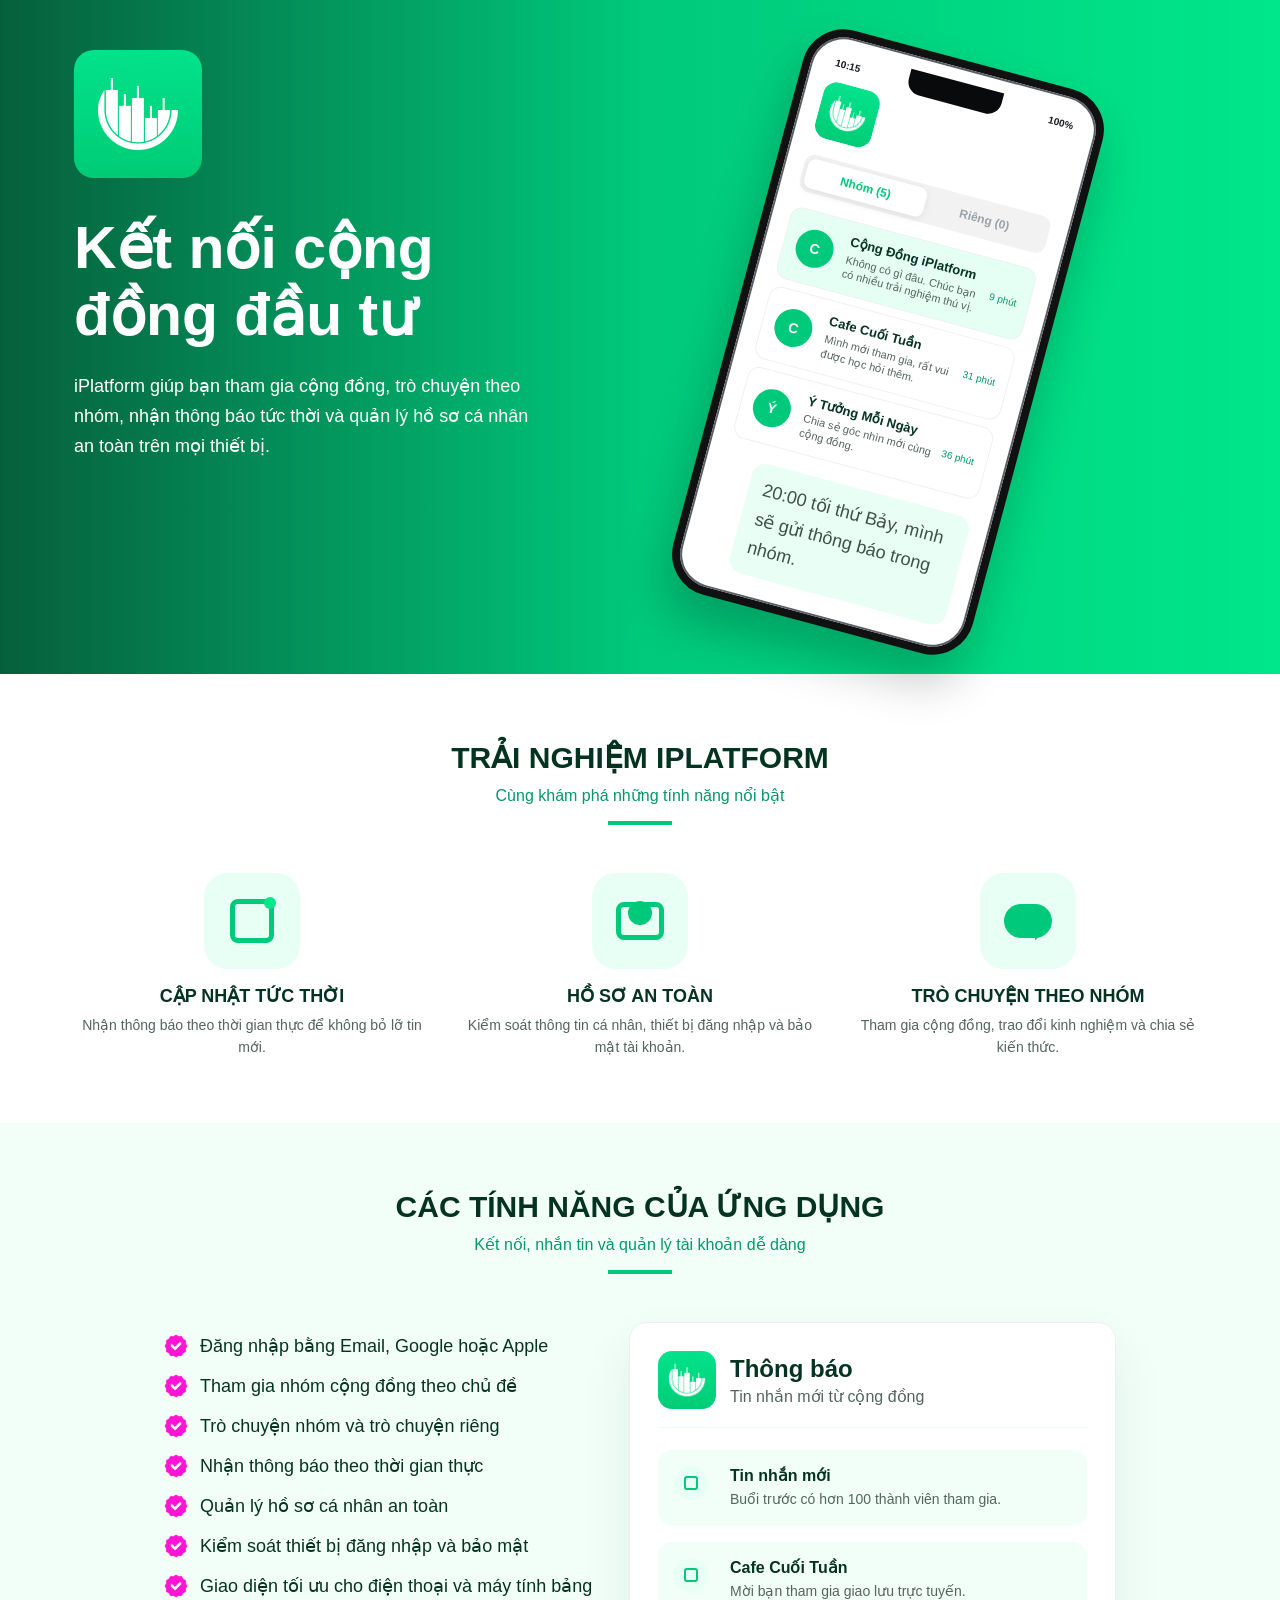
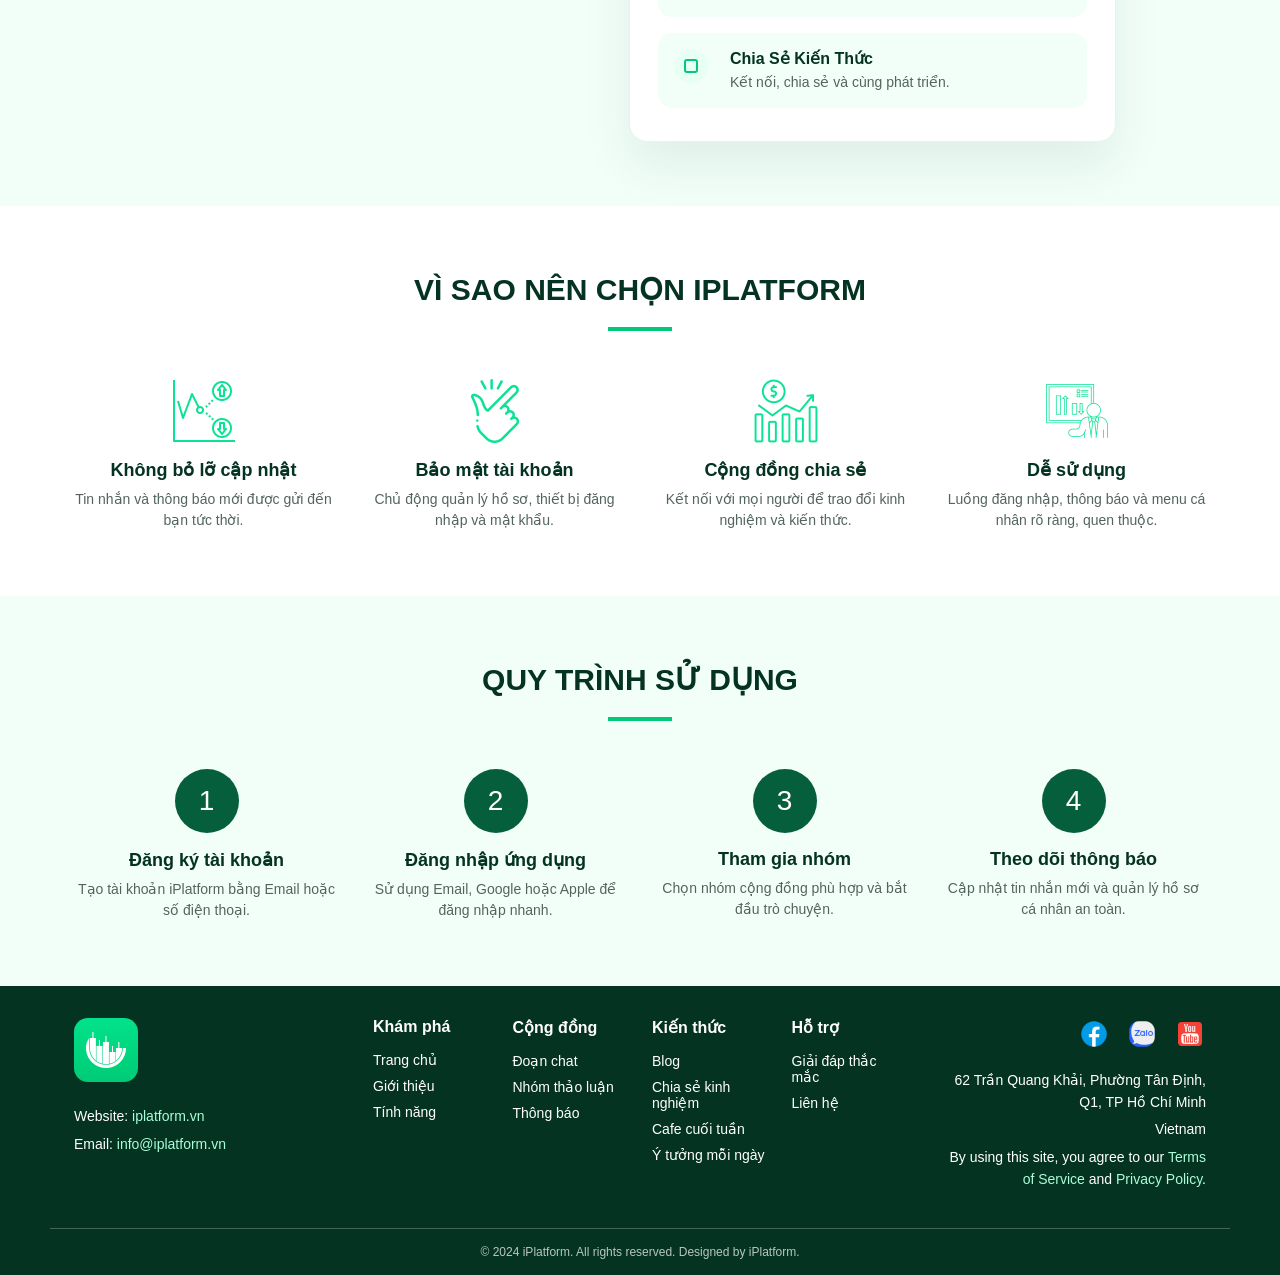
<file: index.html>
<!doctype html>
<html lang="vi">
  <head>
    <meta charset="utf-8" />
    <meta name="viewport" content="width=device-width, initial-scale=1" />
    <title>iPlatform - Ket noi cong dong dau tu</title>
    <meta
      name="description"
      content="Ung dung iPlatform giup ket noi cong dong, tro chuyen nhom va nhan thong bao theo thoi gian thuc."
    />
    <link rel="icon" type="image/png" href="./images/large-logo.png" />
    <link rel="stylesheet" href="./styles.css" />
  </head>
  <body>
    <main class="page">
      <section class="hero">
        <div class="container hero-grid">
          <div class="hero-copy">
            <a class="logo-link hero-brand" href="#" aria-label="iPlatform">
              <img src="./images/large-logo.png" alt="iPlatform" />
            </a>
            <h1>Kết nối cộng đồng đầu tư</h1>
            <p>
              iPlatform giúp bạn tham gia cộng đồng, trò chuyện theo nhóm,
              nhận thông báo tức thời và quản lý hồ sơ cá nhân an toàn trên
              mọi thiết bị.
            </p>
          </div>
          <div class="hero-media app-preview-media" aria-label="Giao diện đoạn chat cộng đồng iPlatform">
            <div class="chat-phone tilted-phone">
              <div class="phone-status"><span>10:15</span><span>100%</span></div>
              <div class="phone-notch"></div>
              <div class="chat-preview-head">
                <img src="./images/large-logo.png" alt="iPlatform" />
                <div class="preview-tabs"><span>Nhóm (5)</span><span>Riêng (0)</span></div>
              </div>
              <div class="preview-chat-list">
                <article class="active">
                  <b>C</b>
                  <div>
                    <h3>Cộng Đồng iPlatform</h3>
                    <p>Không có gì đâu. Chúc bạn có nhiều trải nghiệm thú vị.</p>
                  </div>
                  <small>9 phút</small>
                </article>
                <article>
                  <b>C</b>
                  <div>
                    <h3>Cafe Cuối Tuần</h3>
                    <p>Mình mới tham gia, rất vui được học hỏi thêm.</p>
                  </div>
                  <small>31 phút</small>
                </article>
                <article>
                  <b>Ý</b>
                  <div>
                    <h3>Ý Tưởng Mỗi Ngày</h3>
                    <p>Chia sẻ góc nhìn mới cùng cộng đồng.</p>
                  </div>
                  <small>36 phút</small>
                </article>
              </div>
              <div class="preview-message">
                <p>20:00 tối thứ Bảy, mình sẽ gửi thông báo trong nhóm.</p>
              </div>
            </div>
          </div>
        </div>
      </section>

      <section class="section section-white">
        <div class="section-heading">
          <h2>TRẢI NGHIỆM iPLATFORM</h2>
          <p>Cùng khám phá những tính năng nổi bật</p>
          <span></span>
        </div>
        <div class="container feature-row">
          <article class="feature-card">
            <span class="app-feature-icon notify-icon" aria-hidden="true"></span>
            <h3>CẬP NHẬT TỨC THỜI</h3>
            <p>Nhận thông báo theo thời gian thực để không bỏ lỡ tin mới.</p>
          </article>
          <article class="feature-card">
            <span class="app-feature-icon profile-icon" aria-hidden="true"></span>
            <h3>HỒ SƠ AN TOÀN</h3>
            <p>Kiểm soát thông tin cá nhân, thiết bị đăng nhập và bảo mật tài khoản.</p>
          </article>
          <article class="feature-card">
            <span class="app-feature-icon chat-icon" aria-hidden="true"></span>
            <h3>TRÒ CHUYỆN THEO NHÓM</h3>
            <p>Tham gia cộng đồng, trao đổi kinh nghiệm và chia sẻ kiến thức.</p>
          </article>
        </div>
      </section>

      <section class="section section-soft">
        <div class="container narrow">
          <div class="section-heading">
            <h2>CÁC TÍNH NĂNG CỦA ỨNG DỤNG</h2>
            <p>Kết nối, nhắn tin và quản lý tài khoản dễ dàng</p>
            <span></span>
          </div>
          <div class="app-features">
            <ul>
              <li><img src="./images/check-icon.png" alt="" />Đăng nhập bằng Email, Google hoặc Apple</li>
              <li><img src="./images/check-icon.png" alt="" />Tham gia nhóm cộng đồng theo chủ đề</li>
              <li><img src="./images/check-icon.png" alt="" />Trò chuyện nhóm và trò chuyện riêng</li>
              <li><img src="./images/check-icon.png" alt="" />Nhận thông báo theo thời gian thực</li>
              <li><img src="./images/check-icon.png" alt="" />Quản lý hồ sơ cá nhân an toàn</li>
              <li><img src="./images/check-icon.png" alt="" />Kiểm soát thiết bị đăng nhập và bảo mật</li>
              <li><img src="./images/check-icon.png" alt="" />Giao diện tối ưu cho điện thoại và máy tính bảng</li>
            </ul>
            <div class="phone-art community-panel" aria-label="Thông báo và trò chuyện cộng đồng">
              <div class="community-header">
                <img src="./images/large-logo.png" alt="" />
                <div>
                  <h3>Thông báo</h3>
                  <p>Tin nhắn mới từ cộng đồng</p>
                </div>
              </div>
              <div class="community-notices">
                <article><span></span><div><h4>Tin nhắn mới</h4><p>Buổi trước có hơn 100 thành viên tham gia.</p></div></article>
                <article><span></span><div><h4>Cafe Cuối Tuần</h4><p>Mời bạn tham gia giao lưu trực tuyến.</p></div></article>
                <article><span></span><div><h4>Chia Sẻ Kiến Thức</h4><p>Kết nối, chia sẻ và cùng phát triển.</p></div></article>
              </div>
            </div>
          </div>
        </div>
      </section>

      <section class="section section-white">
        <div class="container">
          <div class="section-heading">
            <h2>VÌ SAO NÊN CHỌN iPLATFORM</h2>
            <span></span>
          </div>
          <div class="reason-grid">
            <article>
              <img src="./images/icon-fast-trade.png" alt="Cập nhật nhanh chóng" />
              <h3>Không bỏ lỡ cập nhật</h3>
              <p>Tin nhắn và thông báo mới được gửi đến bạn tức thời.</p>
            </article>
            <article>
              <img src="./images/icon-secure.png" alt="Bảo mật cao" />
              <h3>Bảo mật tài khoản</h3>
              <p>Chủ động quản lý hồ sơ, thiết bị đăng nhập và mật khẩu.</p>
            </article>
            <article>
              <img src="./images/icon-market.png" alt="Cộng đồng chia sẻ" />
              <h3>Cộng đồng chia sẻ</h3>
              <p>Kết nối với mọi người để trao đổi kinh nghiệm và kiến thức.</p>
            </article>
            <article>
              <img src="./images/icon-support.png" alt="Dễ sử dụng" />
              <h3>Dễ sử dụng</h3>
              <p>Luồng đăng nhập, thông báo và menu cá nhân rõ ràng, quen thuộc.</p>
            </article>
          </div>
        </div>
      </section>

      <section class="section section-soft">
        <div class="container">
          <div class="section-heading">
            <h2>QUY TRÌNH SỬ DỤNG</h2>
            <span></span>
          </div>
          <div class="steps">
            <article>
              <div>1</div>
              <h3>Đăng ký tài khoản</h3>
              <p>Tạo tài khoản iPlatform bằng Email hoặc số điện thoại.</p>
            </article>
            <article>
              <div>2</div>
              <h3>Đăng nhập ứng dụng</h3>
              <p>Sử dụng Email, Google hoặc Apple để đăng nhập nhanh.</p>
            </article>
            <article>
              <div>3</div>
              <h3>Tham gia nhóm</h3>
              <p>Chọn nhóm cộng đồng phù hợp và bắt đầu trò chuyện.</p>
            </article>
            <article>
              <div>4</div>
              <h3>Theo dõi thông báo</h3>
              <p>Cập nhật tin nhắn mới và quản lý hồ sơ cá nhân an toàn.</p>
            </article>
          </div>
        </div>
      </section>
    </main>

    <footer class="footer">
      <div class="container footer-grid">
        <div class="footer-brand">
          <a class="logo-link footer-logo" href="#" aria-label="iPlatform">
            <img src="./images/large-logo.png" alt="iPlatform" />
          </a>
          <p>Website: <a href="#">iplatform.vn</a></p>
          <p>Email: <a href="#">info@iplatform.vn</a></p>
        </div>
        <nav class="footer-links" aria-label="Footer">
          <div>
            <h3>Khám phá</h3>
            <a href="#">Trang chủ</a>
            <a href="#">Giới thiệu</a>
            <a href="#">Tính năng</a>
          </div>
          <div>
            <h3>Cộng đồng</h3>
            <a href="#">Đoạn chat</a>
            <a href="#">Nhóm thảo luận</a>
            <a href="#">Thông báo</a>
          </div>
          <div>
            <h3>Kiến thức</h3>
            <a href="#">Blog</a>
            <a href="#">Chia sẻ kinh nghiệm</a>
            <a href="#">Cafe cuối tuần</a>
            <a href="#">Ý tưởng mỗi ngày</a>
          </div>
          <div>
            <h3>Hỗ trợ</h3>
            <a href="#">Giải đáp thắc mắc</a>
            <a href="./contact.html">Liên hệ</a>
          </div>
        </nav>
        <div class="footer-contact">
          <div class="socials">
            <a href="#"><img src="./images/facebook.png" alt="Facebook" /></a>
            <a href="#"><img src="./images/zalo.png" alt="Zalo" /></a>
            <a href="#"><img src="./images/youtube.png" alt="YouTube" /></a>
          </div>
          <p>62 Trần Quang Khải, Phường Tân Định, Q1, TP Hồ Chí Minh</p>
          <p>Vietnam</p>
          <p>
            By using this site, you agree to our
            <a href="./terms-of-service.html">Terms of Service</a> and <a href="./privacy-policy.html">Privacy Policy</a>.
          </p>
        </div>
      </div>
      <div class="container copyright">
        © 2024 iPlatform. All rights reserved. Designed by iPlatform.
      </div>
    </footer>
  </body>
</html>
</file>
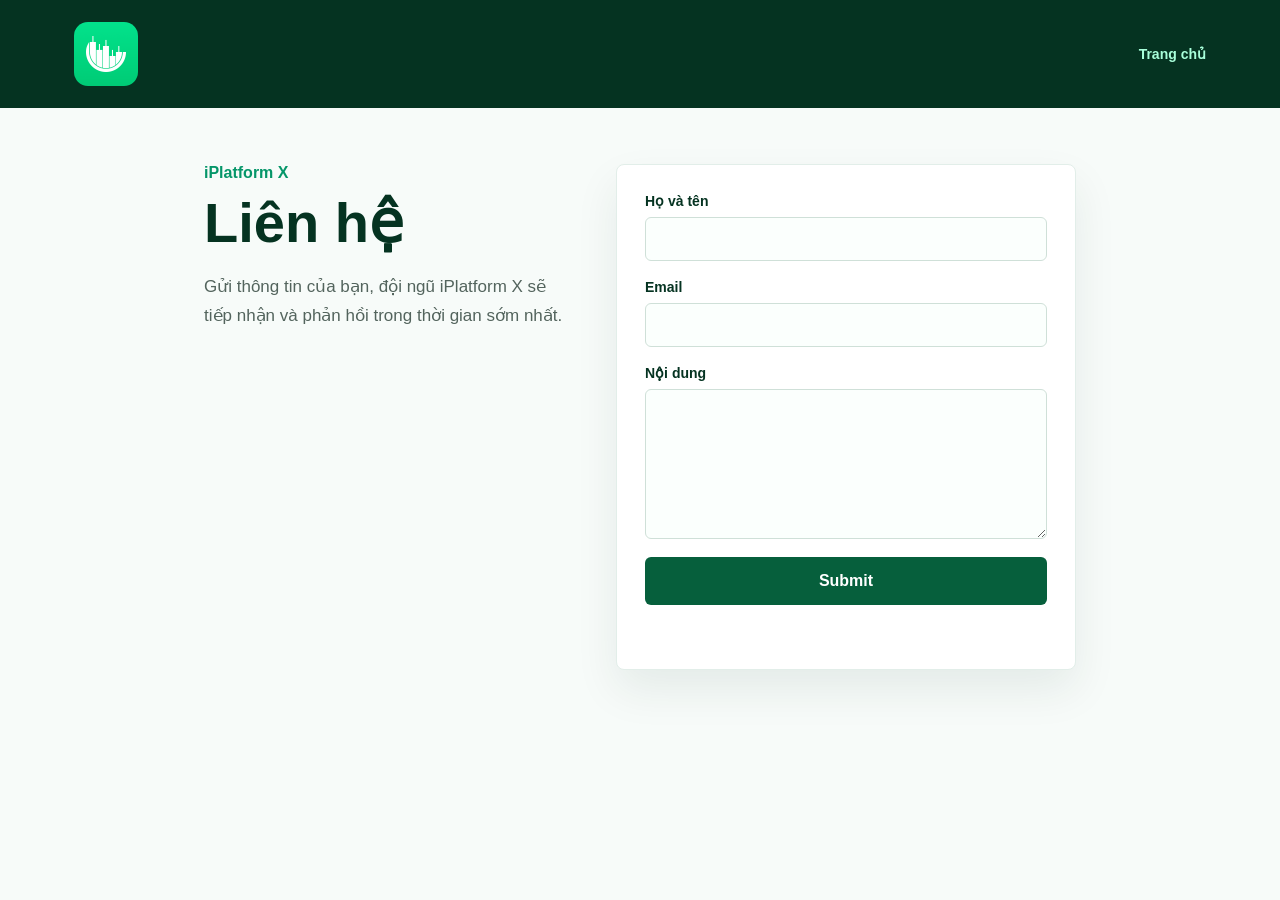
<file: contact.html>
<!doctype html>
<html lang="vi">
  <head>
    <meta charset="utf-8" />
    <meta name="viewport" content="width=device-width, initial-scale=1" />
    <title>Liên hệ - iPlatform X</title>
    <meta name="description" content="Gửi yêu cầu liên hệ đến iPlatform X." />
    <link rel="icon" type="image/png" href="./images/large-logo.png" />
    <link rel="stylesheet" href="./styles.css" />
  </head>
  <body>
    <main class="contact-page">
      <header class="legal-hero">
        <div class="container legal-hero-inner">
          <a class="logo-link legal-logo" href="./index.html" aria-label="iPlatform">
            <img src="./images/large-logo.png" alt="iPlatform" />
          </a>
          <a class="legal-back-link" href="./index.html">Trang chủ</a>
        </div>
      </header>

      <section class="container contact-shell">
        <div class="contact-copy">
          <p class="legal-kicker">iPlatform X</p>
          <h1>Liên hệ</h1>
          <p>Gửi thông tin của bạn, đội ngũ iPlatform X sẽ tiếp nhận và phản hồi trong thời gian sớm nhất.</p>
        </div>

        <form class="contact-form" id="contactForm">
          <div class="form-field">
            <label for="fullName">Họ và tên</label>
            <input id="fullName" name="fullName" type="text" autocomplete="name" required />
          </div>

          <div class="form-field">
            <label for="email">Email</label>
            <input id="email" name="email" type="email" autocomplete="email" required />
          </div>

          <div class="form-field">
            <label for="message">Nội dung</label>
            <textarea id="message" name="message" rows="6" required></textarea>
          </div>

          <button class="contact-submit" type="submit">Submit</button>
          <p class="form-status" id="formStatus" role="status" aria-live="polite"></p>
        </form>
      </section>
    </main>

    <script>
      const contactForm = document.getElementById("contactForm");
      const formStatus = document.getElementById("formStatus");
      const submitButton = contactForm.querySelector("button[type='submit']");

      contactForm.addEventListener("submit", async (event) => {
        event.preventDefault();

        const payload = {
          fullName: contactForm.fullName.value.trim(),
          email: contactForm.email.value.trim(),
          message: contactForm.message.value.trim(),
        };

        formStatus.className = "form-status";
        formStatus.textContent = "Đang gửi...";
        submitButton.disabled = true;

        try {
          const response = await fetch("/api/contact-us", {
            method: "POST",
            headers: {
              "Content-Type": "application/json",
            },
            body: JSON.stringify(payload),
          });

          if (!response.ok) {
            throw new Error("Request failed");
          }

          contactForm.reset();
          formStatus.className = "form-status success";
          formStatus.textContent = "Thông tin đã được gửi thành công.";
        } catch (error) {
          formStatus.className = "form-status error";
          formStatus.textContent = "Không gửi được thông tin. Vui lòng thử lại sau.";
        } finally {
          submitButton.disabled = false;
        }
      });
    </script>
  </body>
</html>
</file>
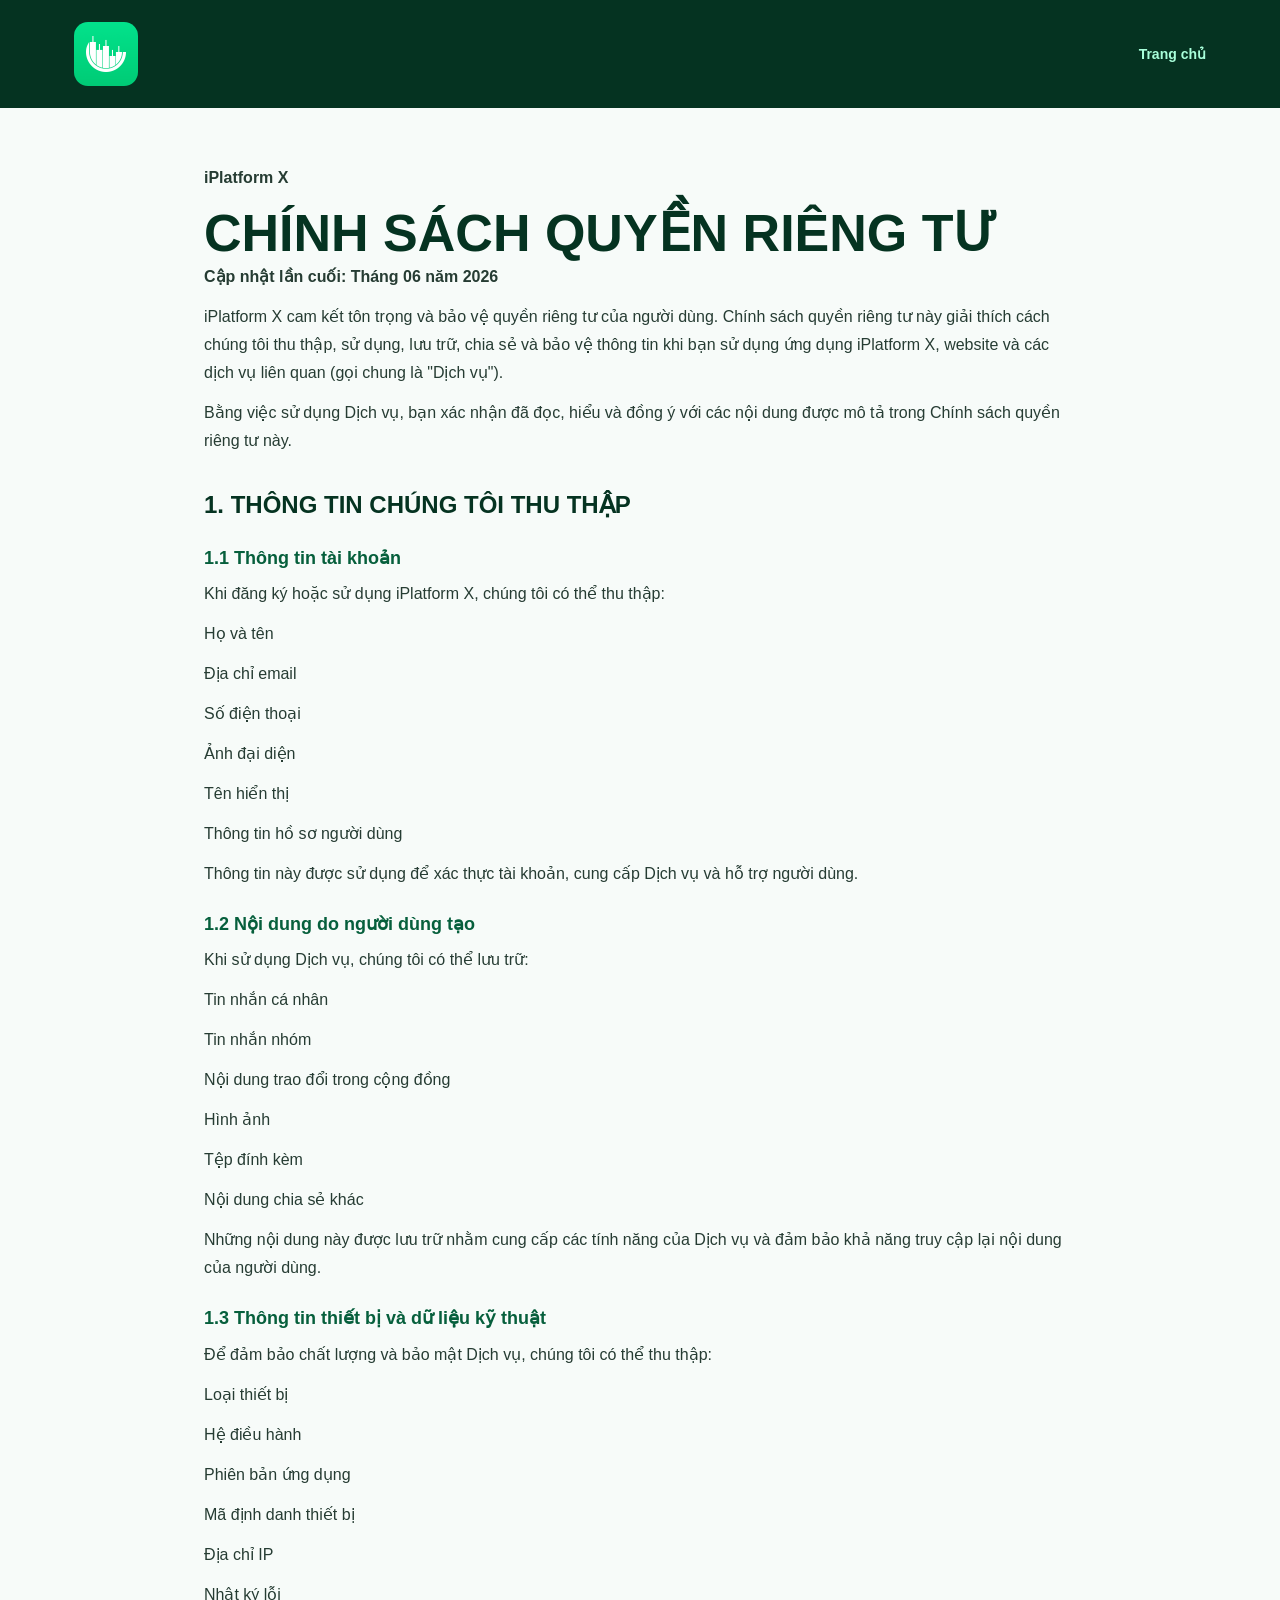
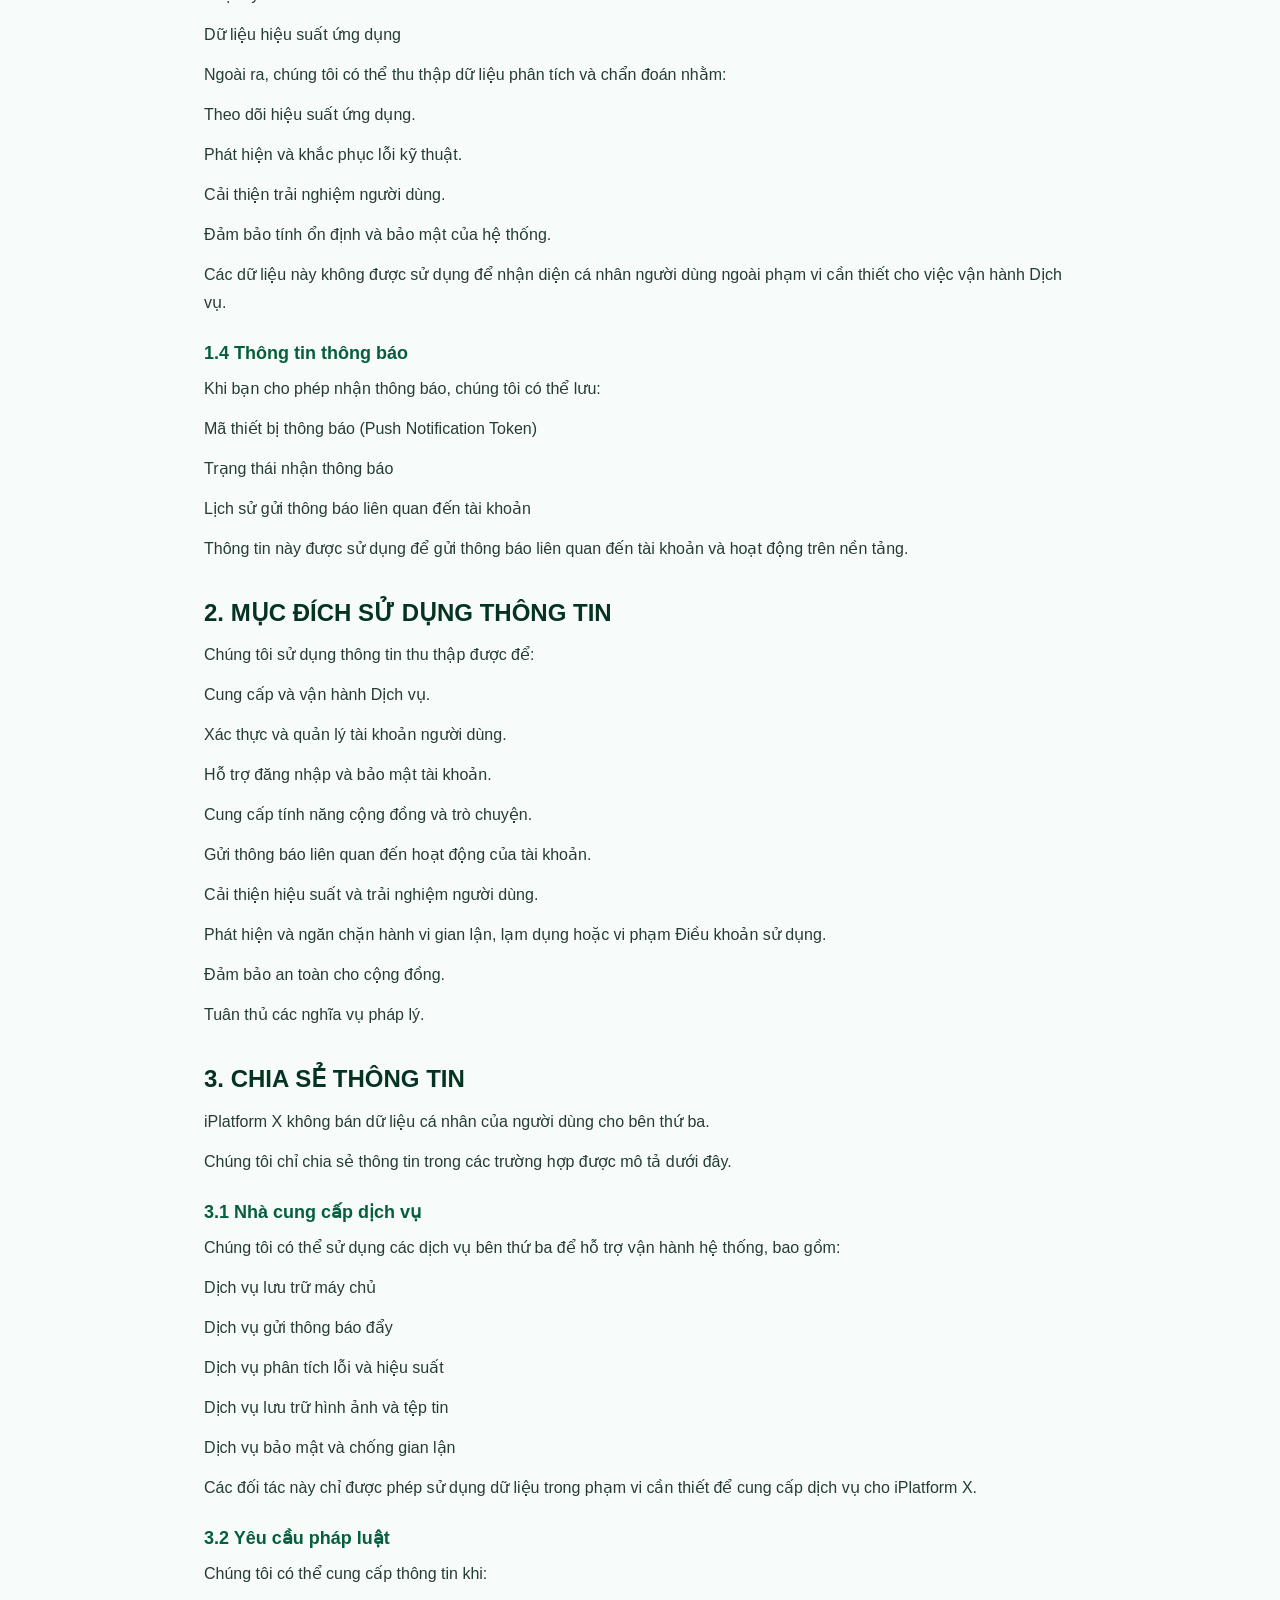
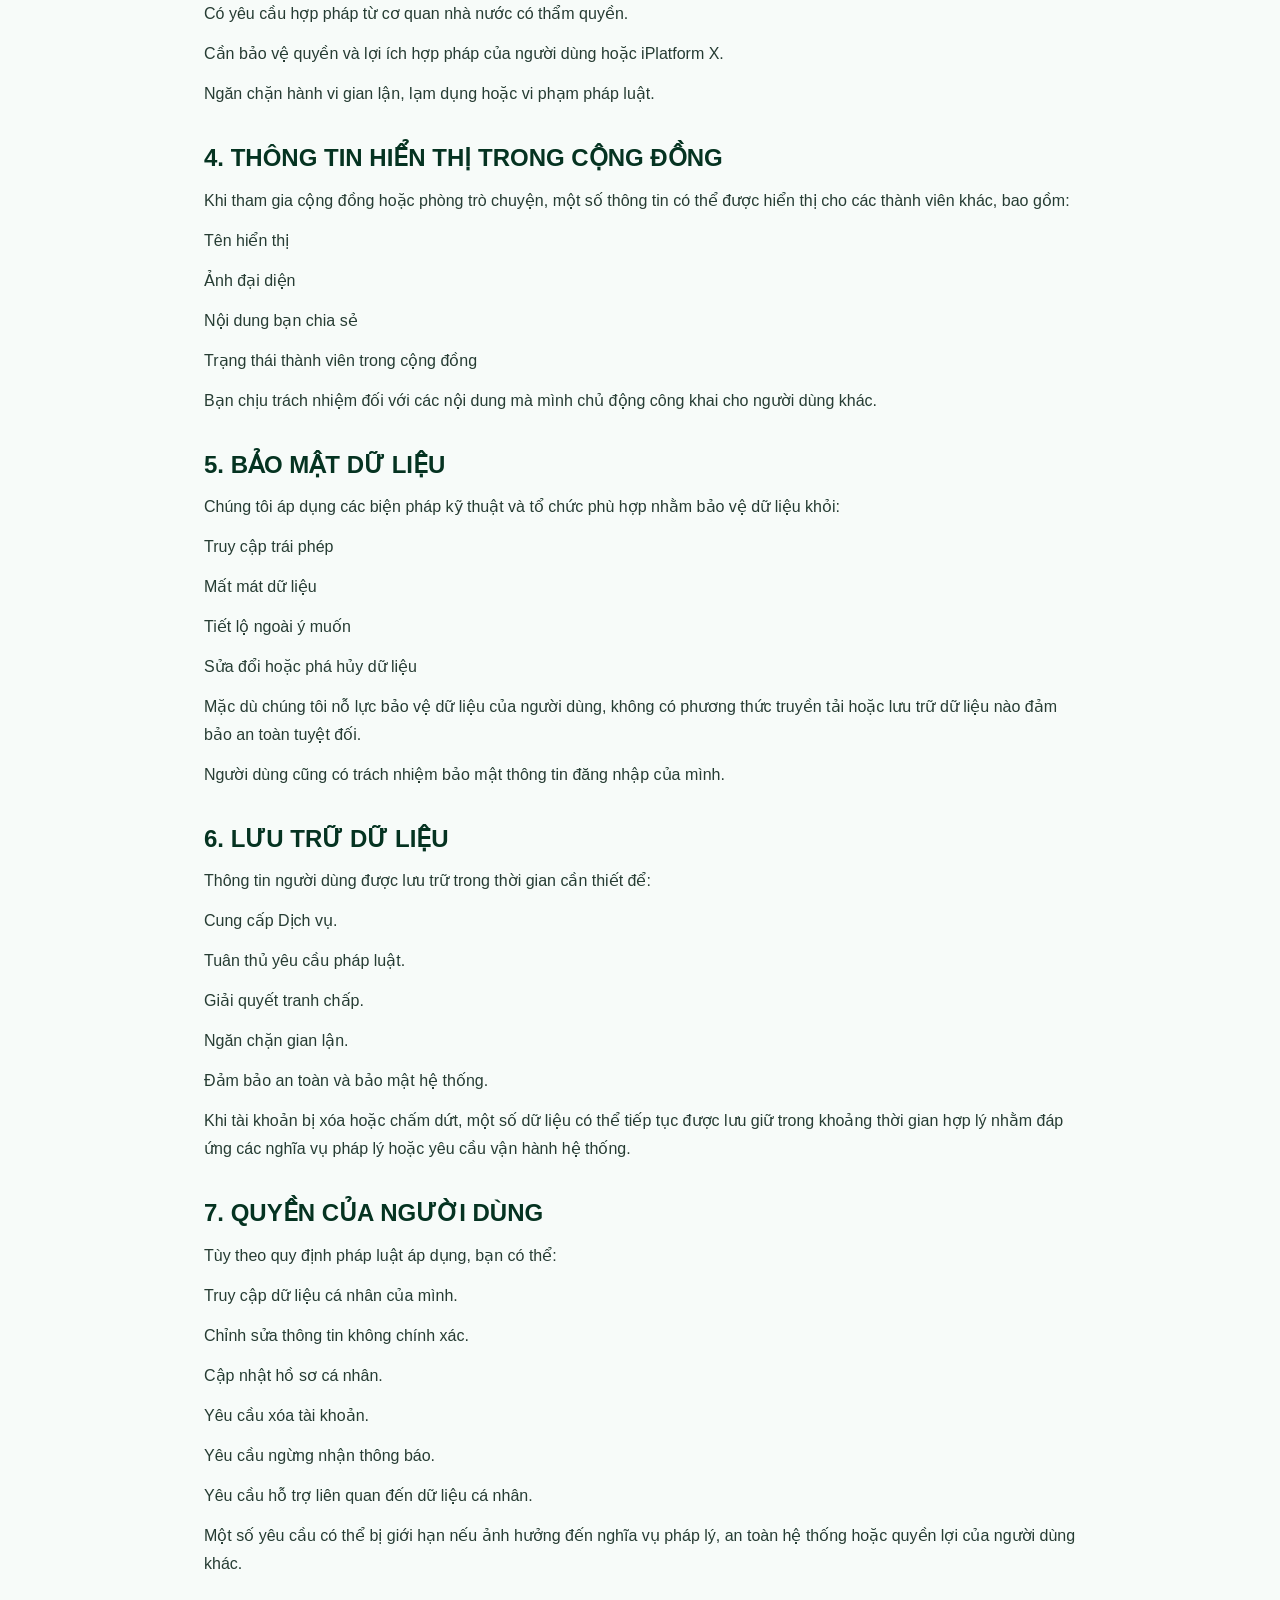
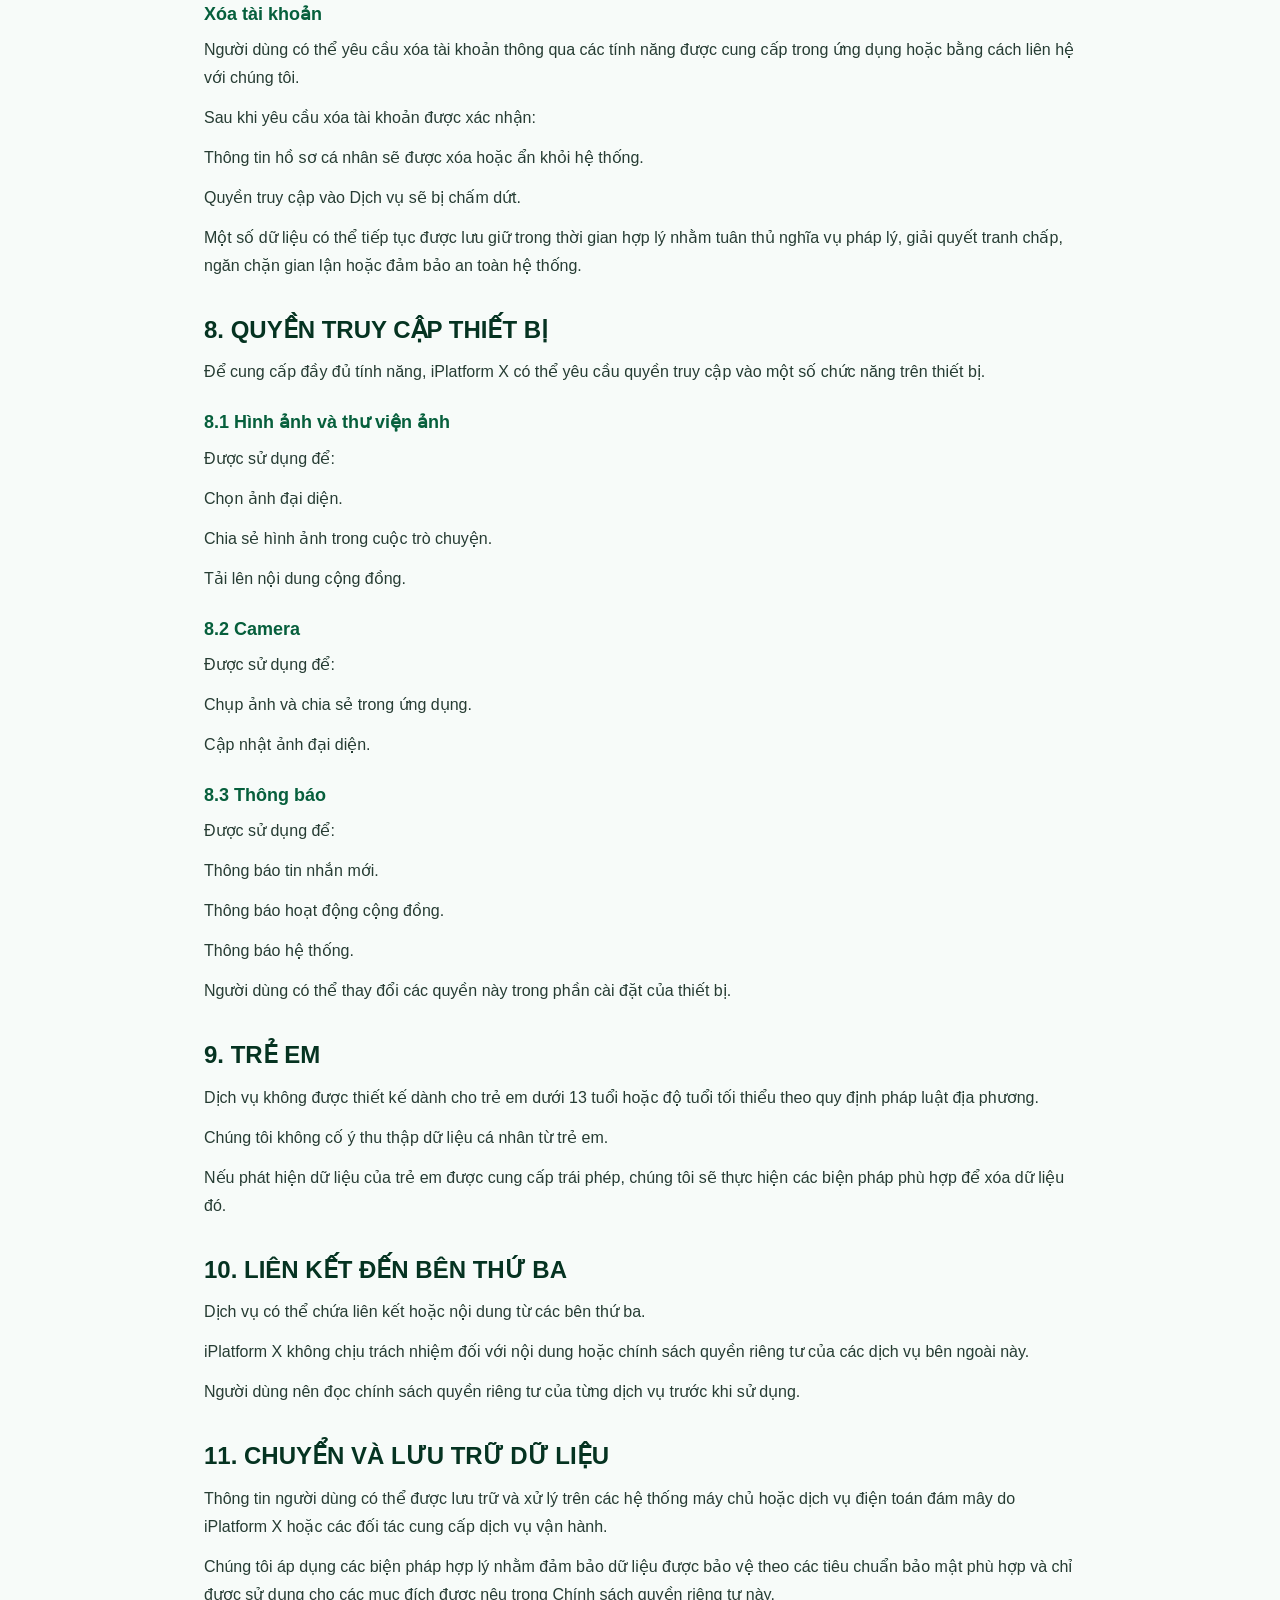
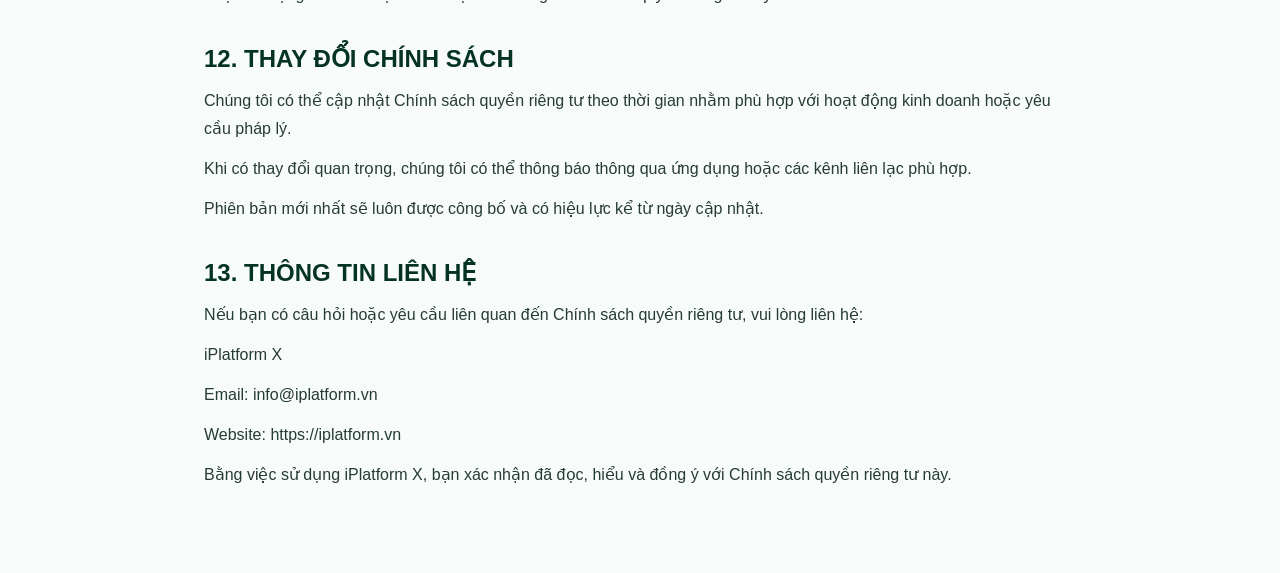
<file: privacy-policy.html>
<!doctype html>
<html lang="vi">
  <head>
    <meta charset="utf-8" />
    <meta name="viewport" content="width=device-width, initial-scale=1" />
    <title>Chính sách quyền riêng tư - iPlatform X</title>
    <meta name="description" content="Chính sách quyền riêng tư của iPlatform X." />
    <link rel="icon" type="image/png" href="./images/large-logo.png" />
    <link rel="stylesheet" href="./styles.css" />
  </head>
  <body>
    <main class="legal-page">
      <header class="legal-hero">
        <div class="container legal-hero-inner">
          <a class="logo-link legal-logo" href="./index.html" aria-label="iPlatform">
            <img src="./images/large-logo.png" alt="iPlatform" />
          </a>
          <a class="legal-back-link" href="./index.html">Trang chủ</a>
        </div>
      </header>

      <article class="container legal-document">
        <p class="legal-kicker">iPlatform X</p>
        <h1>CH&#205;NH S&#193;CH QUYỀN RI&#202;NG TƯ</h1>
        <p class="legal-updated">Cập nhật lần cuối: Th&#225;ng 06 năm 2026</p>
        <p>iPlatform X cam kết t&#244;n trọng v&#224; bảo vệ quyền ri&#234;ng tư của người d&#249;ng. Ch&#237;nh s&#225;ch quyền ri&#234;ng tư n&#224;y giải th&#237;ch c&#225;ch ch&#250;ng t&#244;i thu thập, sử dụng, lưu trữ, chia sẻ v&#224; bảo vệ th&#244;ng tin khi bạn sử dụng ứng dụng iPlatform X, website v&#224; c&#225;c dịch vụ li&#234;n quan (gọi chung l&#224; &quot;Dịch vụ&quot;).</p>
        <p>Bằng việc sử dụng Dịch vụ, bạn x&#225;c nhận đ&#227; đọc, hiểu v&#224; đồng &#253; với c&#225;c nội dung được m&#244; tả trong Ch&#237;nh s&#225;ch quyền ri&#234;ng tư n&#224;y.</p>
        <h2>1. TH&#212;NG TIN CH&#218;NG T&#212;I THU THẬP</h2>
        <h3>1.1 Th&#244;ng tin t&#224;i khoản</h3>
        <p>Khi đăng k&#253; hoặc sử dụng iPlatform X, ch&#250;ng t&#244;i c&#243; thể thu thập:</p>
        <p>Họ v&#224; t&#234;n</p>
        <p>Địa chỉ email</p>
        <p>Số điện thoại</p>
        <p>Ảnh đại diện</p>
        <p>T&#234;n hiển thị</p>
        <p>Th&#244;ng tin hồ sơ người d&#249;ng</p>
        <p>Th&#244;ng tin n&#224;y được sử dụng để x&#225;c thực t&#224;i khoản, cung cấp Dịch vụ v&#224; hỗ trợ người d&#249;ng.</p>
        <h3>1.2 Nội dung do người d&#249;ng tạo</h3>
        <p>Khi sử dụng Dịch vụ, ch&#250;ng t&#244;i c&#243; thể lưu trữ:</p>
        <p>Tin nhắn c&#225; nh&#226;n</p>
        <p>Tin nhắn nh&#243;m</p>
        <p>Nội dung trao đổi trong cộng đồng</p>
        <p>H&#236;nh ảnh</p>
        <p>Tệp đ&#237;nh k&#232;m</p>
        <p>Nội dung chia sẻ kh&#225;c</p>
        <p>Những nội dung n&#224;y được lưu trữ nhằm cung cấp c&#225;c t&#237;nh năng của Dịch vụ v&#224; đảm bảo khả năng truy cập lại nội dung của người d&#249;ng.</p>
        <h3>1.3 Th&#244;ng tin thiết bị v&#224; dữ liệu kỹ thuật</h3>
        <p>Để đảm bảo chất lượng v&#224; bảo mật Dịch vụ, ch&#250;ng t&#244;i c&#243; thể thu thập:</p>
        <p>Loại thiết bị</p>
        <p>Hệ điều h&#224;nh</p>
        <p>Phi&#234;n bản ứng dụng</p>
        <p>M&#227; định danh thiết bị</p>
        <p>Địa chỉ IP</p>
        <p>Nhật k&#253; lỗi</p>
        <p>Dữ liệu hiệu suất ứng dụng</p>
        <p>Ngo&#224;i ra, ch&#250;ng t&#244;i c&#243; thể thu thập dữ liệu ph&#226;n t&#237;ch v&#224; chẩn đo&#225;n nhằm:</p>
        <p>Theo d&#245;i hiệu suất ứng dụng.</p>
        <p>Ph&#225;t hiện v&#224; khắc phục lỗi kỹ thuật.</p>
        <p>Cải thiện trải nghiệm người d&#249;ng.</p>
        <p>Đảm bảo t&#237;nh ổn định v&#224; bảo mật của hệ thống.</p>
        <p>C&#225;c dữ liệu n&#224;y kh&#244;ng được sử dụng để nhận diện c&#225; nh&#226;n người d&#249;ng ngo&#224;i phạm vi cần thiết cho việc vận h&#224;nh Dịch vụ.</p>
        <h3>1.4 Th&#244;ng tin th&#244;ng b&#225;o</h3>
        <p>Khi bạn cho ph&#233;p nhận th&#244;ng b&#225;o, ch&#250;ng t&#244;i c&#243; thể lưu:</p>
        <p>M&#227; thiết bị th&#244;ng b&#225;o (Push Notification Token)</p>
        <p>Trạng th&#225;i nhận th&#244;ng b&#225;o</p>
        <p>Lịch sử gửi th&#244;ng b&#225;o li&#234;n quan đến t&#224;i khoản</p>
        <p>Th&#244;ng tin n&#224;y được sử dụng để gửi th&#244;ng b&#225;o li&#234;n quan đến t&#224;i khoản v&#224; hoạt động tr&#234;n nền tảng.</p>
        <h2>2. MỤC Đ&#205;CH SỬ DỤNG TH&#212;NG TIN</h2>
        <p>Ch&#250;ng t&#244;i sử dụng th&#244;ng tin thu thập được để:</p>
        <p>Cung cấp v&#224; vận h&#224;nh Dịch vụ.</p>
        <p>X&#225;c thực v&#224; quản l&#253; t&#224;i khoản người d&#249;ng.</p>
        <p>Hỗ trợ đăng nhập v&#224; bảo mật t&#224;i khoản.</p>
        <p>Cung cấp t&#237;nh năng cộng đồng v&#224; tr&#242; chuyện.</p>
        <p>Gửi th&#244;ng b&#225;o li&#234;n quan đến hoạt động của t&#224;i khoản.</p>
        <p>Cải thiện hiệu suất v&#224; trải nghiệm người d&#249;ng.</p>
        <p>Ph&#225;t hiện v&#224; ngăn chặn h&#224;nh vi gian lận, lạm dụng hoặc vi phạm Điều khoản sử dụng.</p>
        <p>Đảm bảo an to&#224;n cho cộng đồng.</p>
        <p>Tu&#226;n thủ c&#225;c nghĩa vụ ph&#225;p l&#253;.</p>
        <h2>3. CHIA SẺ TH&#212;NG TIN</h2>
        <p>iPlatform X kh&#244;ng b&#225;n dữ liệu c&#225; nh&#226;n của người d&#249;ng cho b&#234;n thứ ba.</p>
        <p>Ch&#250;ng t&#244;i chỉ chia sẻ th&#244;ng tin trong c&#225;c trường hợp được m&#244; tả dưới đ&#226;y.</p>
        <h3>3.1 Nh&#224; cung cấp dịch vụ</h3>
        <p>Ch&#250;ng t&#244;i c&#243; thể sử dụng c&#225;c dịch vụ b&#234;n thứ ba để hỗ trợ vận h&#224;nh hệ thống, bao gồm:</p>
        <p>Dịch vụ lưu trữ m&#225;y chủ</p>
        <p>Dịch vụ gửi th&#244;ng b&#225;o đẩy</p>
        <p>Dịch vụ ph&#226;n t&#237;ch lỗi v&#224; hiệu suất</p>
        <p>Dịch vụ lưu trữ h&#236;nh ảnh v&#224; tệp tin</p>
        <p>Dịch vụ bảo mật v&#224; chống gian lận</p>
        <p>C&#225;c đối t&#225;c n&#224;y chỉ được ph&#233;p sử dụng dữ liệu trong phạm vi cần thiết để cung cấp dịch vụ cho iPlatform X.</p>
        <h3>3.2 Y&#234;u cầu ph&#225;p luật</h3>
        <p>Ch&#250;ng t&#244;i c&#243; thể cung cấp th&#244;ng tin khi:</p>
        <p>C&#243; y&#234;u cầu hợp ph&#225;p từ cơ quan nh&#224; nước c&#243; thẩm quyền.</p>
        <p>Cần bảo vệ quyền v&#224; lợi &#237;ch hợp ph&#225;p của người d&#249;ng hoặc iPlatform X.</p>
        <p>Ngăn chặn h&#224;nh vi gian lận, lạm dụng hoặc vi phạm ph&#225;p luật.</p>
        <h2>4. TH&#212;NG TIN HIỂN THỊ TRONG CỘNG ĐỒNG</h2>
        <p>Khi tham gia cộng đồng hoặc ph&#242;ng tr&#242; chuyện, một số th&#244;ng tin c&#243; thể được hiển thị cho c&#225;c th&#224;nh vi&#234;n kh&#225;c, bao gồm:</p>
        <p>T&#234;n hiển thị</p>
        <p>Ảnh đại diện</p>
        <p>Nội dung bạn chia sẻ</p>
        <p>Trạng th&#225;i th&#224;nh vi&#234;n trong cộng đồng</p>
        <p>Bạn chịu tr&#225;ch nhiệm đối với c&#225;c nội dung m&#224; m&#236;nh chủ động c&#244;ng khai cho người d&#249;ng kh&#225;c.</p>
        <h2>5. BẢO MẬT DỮ LIỆU</h2>
        <p>Ch&#250;ng t&#244;i &#225;p dụng c&#225;c biện ph&#225;p kỹ thuật v&#224; tổ chức ph&#249; hợp nhằm bảo vệ dữ liệu khỏi:</p>
        <p>Truy cập tr&#225;i ph&#233;p</p>
        <p>Mất m&#225;t dữ liệu</p>
        <p>Tiết lộ ngo&#224;i &#253; muốn</p>
        <p>Sửa đổi hoặc ph&#225; hủy dữ liệu</p>
        <p>Mặc d&#249; ch&#250;ng t&#244;i nỗ lực bảo vệ dữ liệu của người d&#249;ng, kh&#244;ng c&#243; phương thức truyền tải hoặc lưu trữ dữ liệu n&#224;o đảm bảo an to&#224;n tuyệt đối.</p>
        <p>Người d&#249;ng cũng c&#243; tr&#225;ch nhiệm bảo mật th&#244;ng tin đăng nhập của m&#236;nh.</p>
        <h2>6. LƯU TRỮ DỮ LIỆU</h2>
        <p>Th&#244;ng tin người d&#249;ng được lưu trữ trong thời gian cần thiết để:</p>
        <p>Cung cấp Dịch vụ.</p>
        <p>Tu&#226;n thủ y&#234;u cầu ph&#225;p luật.</p>
        <p>Giải quyết tranh chấp.</p>
        <p>Ngăn chặn gian lận.</p>
        <p>Đảm bảo an to&#224;n v&#224; bảo mật hệ thống.</p>
        <p>Khi t&#224;i khoản bị x&#243;a hoặc chấm dứt, một số dữ liệu c&#243; thể tiếp tục được lưu giữ trong khoảng thời gian hợp l&#253; nhằm đ&#225;p ứng c&#225;c nghĩa vụ ph&#225;p l&#253; hoặc y&#234;u cầu vận h&#224;nh hệ thống.</p>
        <h2>7. QUYỀN CỦA NGƯỜI D&#217;NG</h2>
        <p>T&#249;y theo quy định ph&#225;p luật &#225;p dụng, bạn c&#243; thể:</p>
        <p>Truy cập dữ liệu c&#225; nh&#226;n của m&#236;nh.</p>
        <p>Chỉnh sửa th&#244;ng tin kh&#244;ng ch&#237;nh x&#225;c.</p>
        <p>Cập nhật hồ sơ c&#225; nh&#226;n.</p>
        <p>Y&#234;u cầu x&#243;a t&#224;i khoản.</p>
        <p>Y&#234;u cầu ngừng nhận th&#244;ng b&#225;o.</p>
        <p>Y&#234;u cầu hỗ trợ li&#234;n quan đến dữ liệu c&#225; nh&#226;n.</p>
        <p>Một số y&#234;u cầu c&#243; thể bị giới hạn nếu ảnh hưởng đến nghĩa vụ ph&#225;p l&#253;, an to&#224;n hệ thống hoặc quyền lợi của người d&#249;ng kh&#225;c.</p>
        <h3>X&#243;a t&#224;i khoản</h3>
        <p>Người d&#249;ng c&#243; thể y&#234;u cầu x&#243;a t&#224;i khoản th&#244;ng qua c&#225;c t&#237;nh năng được cung cấp trong ứng dụng hoặc bằng c&#225;ch li&#234;n hệ với ch&#250;ng t&#244;i.</p>
        <p>Sau khi y&#234;u cầu x&#243;a t&#224;i khoản được x&#225;c nhận:</p>
        <p>Th&#244;ng tin hồ sơ c&#225; nh&#226;n sẽ được x&#243;a hoặc ẩn khỏi hệ thống.</p>
        <p>Quyền truy cập v&#224;o Dịch vụ sẽ bị chấm dứt.</p>
        <p>Một số dữ liệu c&#243; thể tiếp tục được lưu giữ trong thời gian hợp l&#253; nhằm tu&#226;n thủ nghĩa vụ ph&#225;p l&#253;, giải quyết tranh chấp, ngăn chặn gian lận hoặc đảm bảo an to&#224;n hệ thống.</p>
        <h2>8. QUYỀN TRUY CẬP THIẾT BỊ</h2>
        <p>Để cung cấp đầy đủ t&#237;nh năng, iPlatform X c&#243; thể y&#234;u cầu quyền truy cập v&#224;o một số chức năng tr&#234;n thiết bị.</p>
        <h3>8.1 H&#236;nh ảnh v&#224; thư viện ảnh</h3>
        <p>Được sử dụng để:</p>
        <p>Chọn ảnh đại diện.</p>
        <p>Chia sẻ h&#236;nh ảnh trong cuộc tr&#242; chuyện.</p>
        <p>Tải l&#234;n nội dung cộng đồng.</p>
        <h3>8.2 Camera</h3>
        <p>Được sử dụng để:</p>
        <p>Chụp ảnh v&#224; chia sẻ trong ứng dụng.</p>
        <p>Cập nhật ảnh đại diện.</p>
        <h3>8.3 Th&#244;ng b&#225;o</h3>
        <p>Được sử dụng để:</p>
        <p>Th&#244;ng b&#225;o tin nhắn mới.</p>
        <p>Th&#244;ng b&#225;o hoạt động cộng đồng.</p>
        <p>Th&#244;ng b&#225;o hệ thống.</p>
        <p>Người d&#249;ng c&#243; thể thay đổi c&#225;c quyền n&#224;y trong phần c&#224;i đặt của thiết bị.</p>
        <h2>9. TRẺ EM</h2>
        <p>Dịch vụ kh&#244;ng được thiết kế d&#224;nh cho trẻ em dưới 13 tuổi hoặc độ tuổi tối thiểu theo quy định ph&#225;p luật địa phương.</p>
        <p>Ch&#250;ng t&#244;i kh&#244;ng cố &#253; thu thập dữ liệu c&#225; nh&#226;n từ trẻ em.</p>
        <p>Nếu ph&#225;t hiện dữ liệu của trẻ em được cung cấp tr&#225;i ph&#233;p, ch&#250;ng t&#244;i sẽ thực hiện c&#225;c biện ph&#225;p ph&#249; hợp để x&#243;a dữ liệu đ&#243;.</p>
        <h2>10. LI&#202;N KẾT ĐẾN B&#202;N THỨ BA</h2>
        <p>Dịch vụ c&#243; thể chứa li&#234;n kết hoặc nội dung từ c&#225;c b&#234;n thứ ba.</p>
        <p>iPlatform X kh&#244;ng chịu tr&#225;ch nhiệm đối với nội dung hoặc ch&#237;nh s&#225;ch quyền ri&#234;ng tư của c&#225;c dịch vụ b&#234;n ngo&#224;i n&#224;y.</p>
        <p>Người d&#249;ng n&#234;n đọc ch&#237;nh s&#225;ch quyền ri&#234;ng tư của từng dịch vụ trước khi sử dụng.</p>
        <h2>11. CHUYỂN V&#192; LƯU TRỮ DỮ LIỆU</h2>
        <p>Th&#244;ng tin người d&#249;ng c&#243; thể được lưu trữ v&#224; xử l&#253; tr&#234;n c&#225;c hệ thống m&#225;y chủ hoặc dịch vụ điện to&#225;n đ&#225;m m&#226;y do iPlatform X hoặc c&#225;c đối t&#225;c cung cấp dịch vụ vận h&#224;nh.</p>
        <p>Ch&#250;ng t&#244;i &#225;p dụng c&#225;c biện ph&#225;p hợp l&#253; nhằm đảm bảo dữ liệu được bảo vệ theo c&#225;c ti&#234;u chuẩn bảo mật ph&#249; hợp v&#224; chỉ được sử dụng cho c&#225;c mục đ&#237;ch được n&#234;u trong Ch&#237;nh s&#225;ch quyền ri&#234;ng tư n&#224;y.</p>
        <h2>12. THAY ĐỔI CH&#205;NH S&#193;CH</h2>
        <p>Ch&#250;ng t&#244;i c&#243; thể cập nhật Ch&#237;nh s&#225;ch quyền ri&#234;ng tư theo thời gian nhằm ph&#249; hợp với hoạt động kinh doanh hoặc y&#234;u cầu ph&#225;p l&#253;.</p>
        <p>Khi c&#243; thay đổi quan trọng, ch&#250;ng t&#244;i c&#243; thể th&#244;ng b&#225;o th&#244;ng qua ứng dụng hoặc c&#225;c k&#234;nh li&#234;n lạc ph&#249; hợp.</p>
        <p>Phi&#234;n bản mới nhất sẽ lu&#244;n được c&#244;ng bố v&#224; c&#243; hiệu lực kể từ ng&#224;y cập nhật.</p>
        <h2>13. TH&#212;NG TIN LI&#202;N HỆ</h2>
        <p>Nếu bạn c&#243; c&#226;u hỏi hoặc y&#234;u cầu li&#234;n quan đến Ch&#237;nh s&#225;ch quyền ri&#234;ng tư, vui l&#242;ng li&#234;n hệ:</p>
        <p>iPlatform X</p>
        <p>Email: info@iplatform.vn</p>
        <p>Website: https://iplatform.vn</p>
        <p>Bằng việc sử dụng iPlatform X, bạn x&#225;c nhận đ&#227; đọc, hiểu v&#224; đồng &#253; với Ch&#237;nh s&#225;ch quyền ri&#234;ng tư n&#224;y.</p>
      </article>
    </main>
  </body>
</html>
</file>
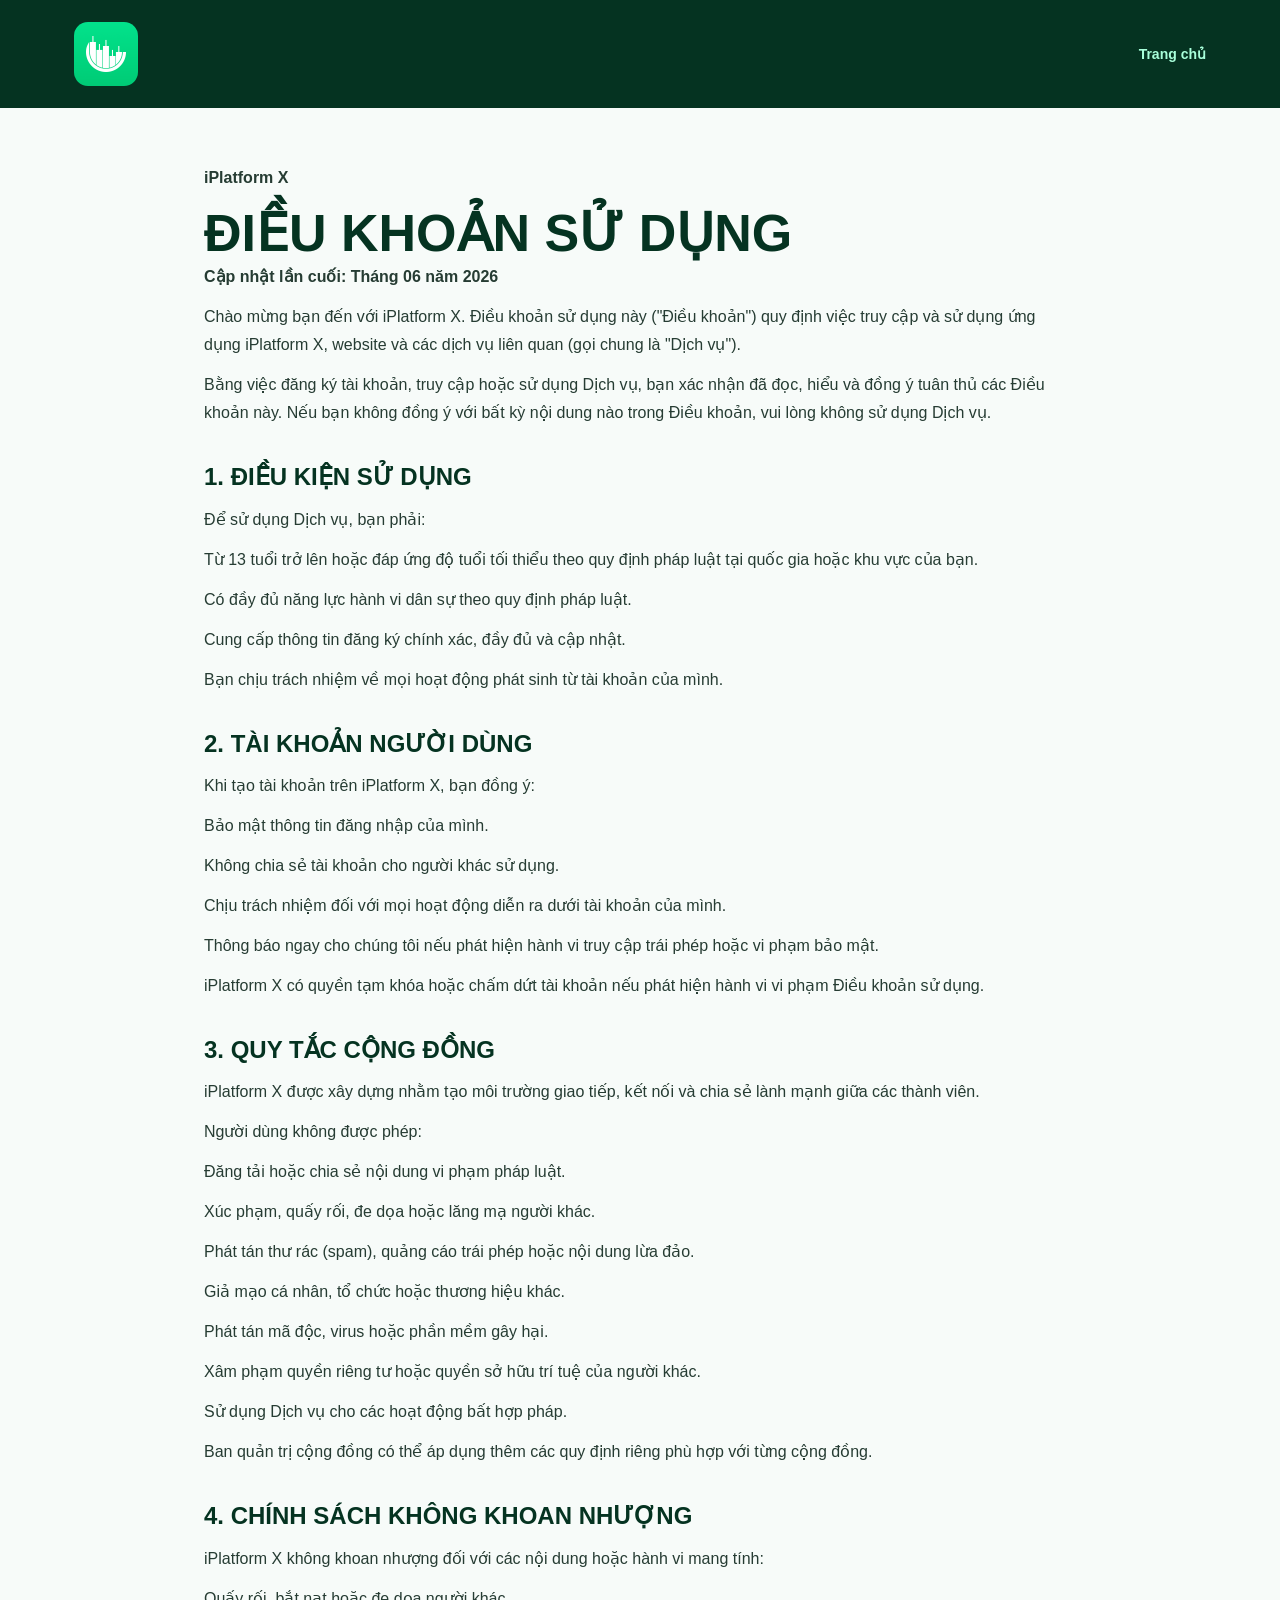
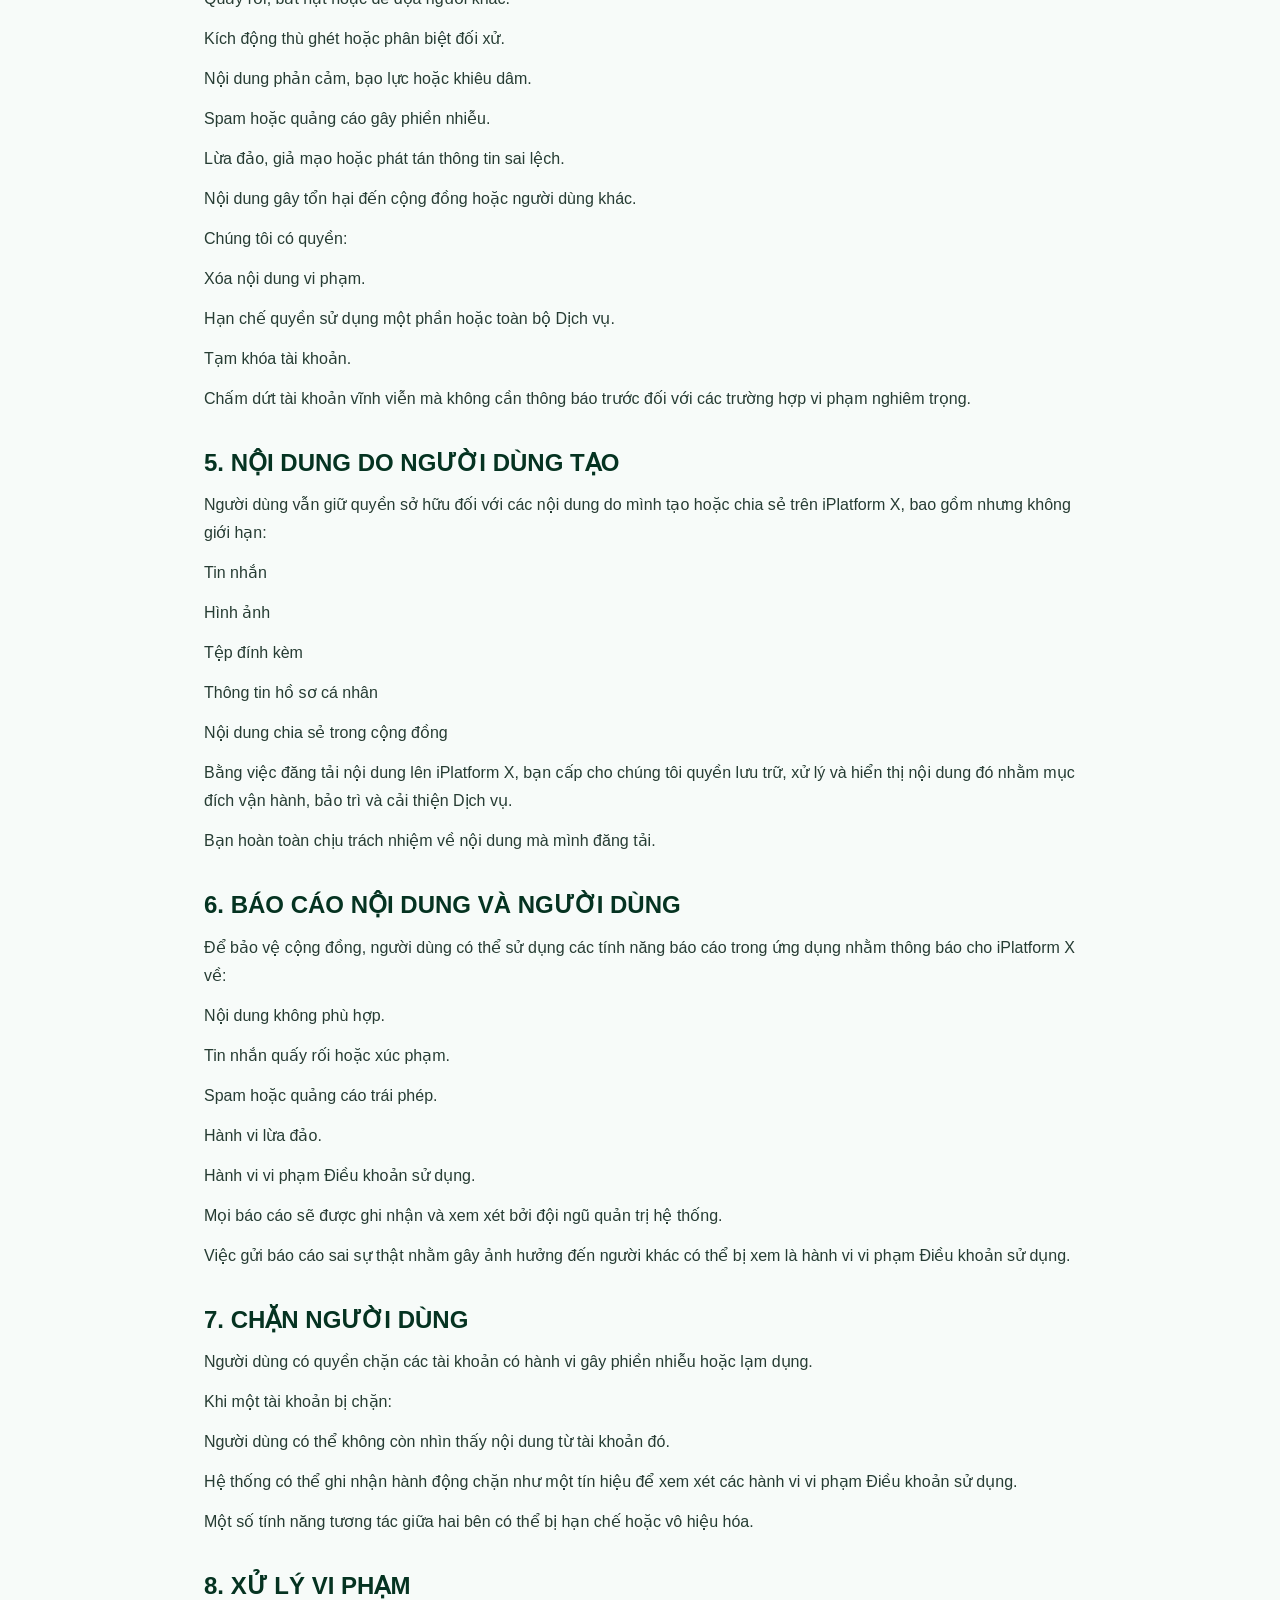
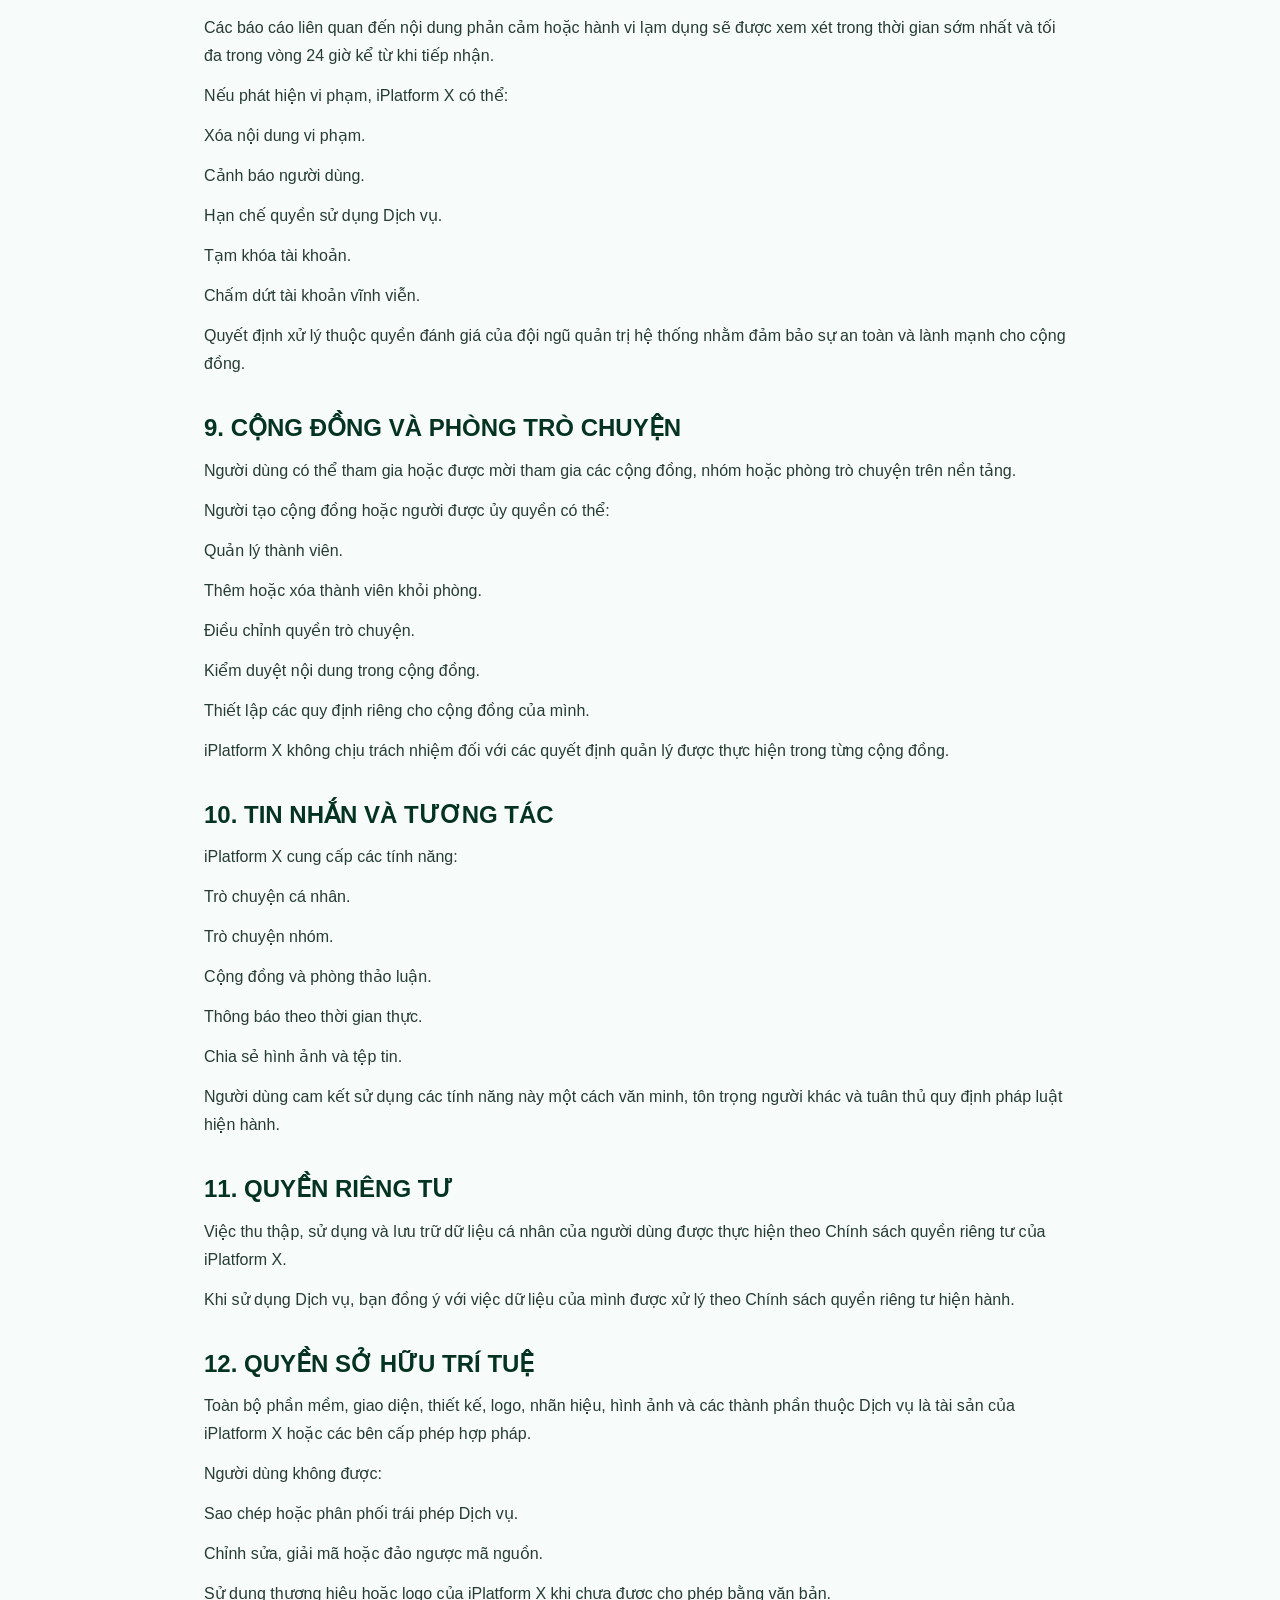
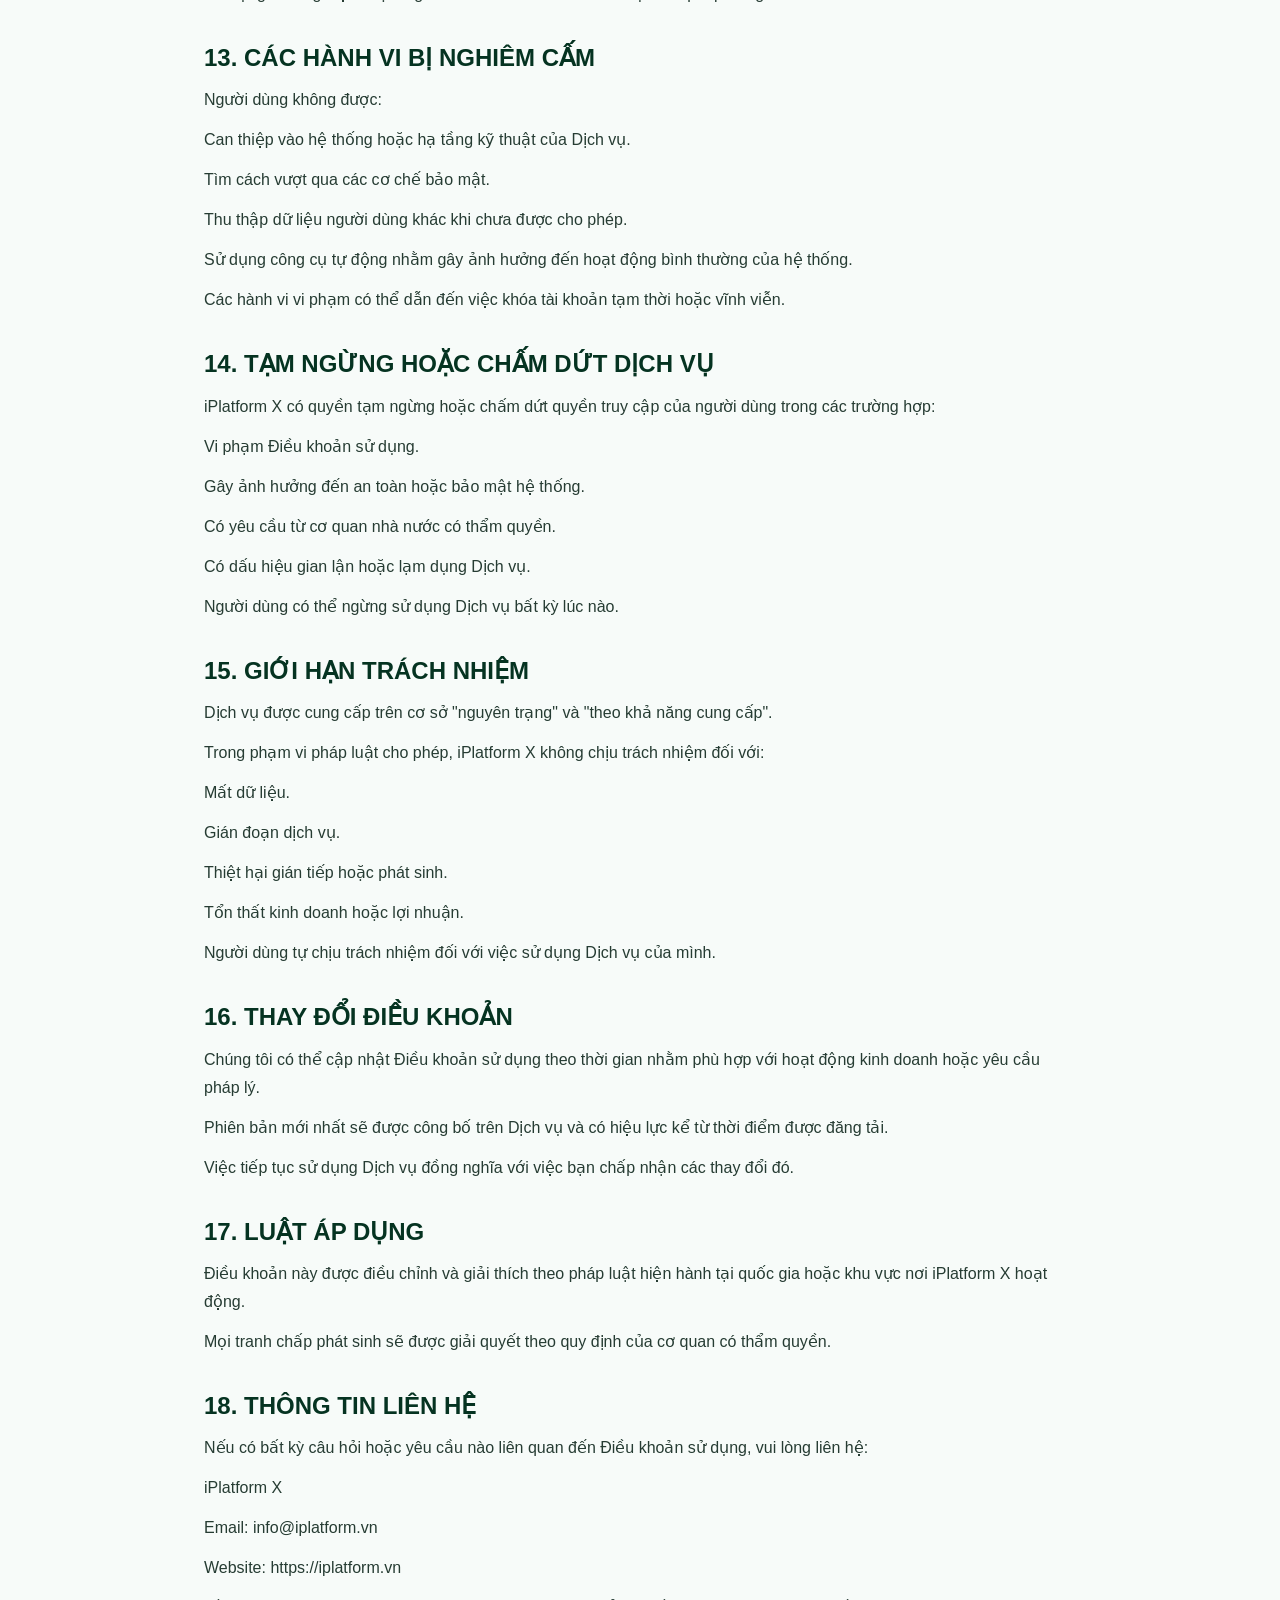
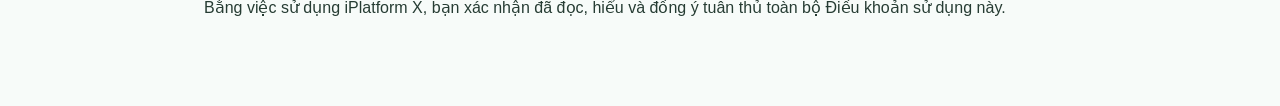
<file: terms-of-service.html>
<!doctype html>
<html lang="vi">
  <head>
    <meta charset="utf-8" />
    <meta name="viewport" content="width=device-width, initial-scale=1" />
    <title>Điều khoản sử dụng - iPlatform X</title>
    <meta name="description" content="Điều khoản sử dụng của iPlatform X." />
    <link rel="icon" type="image/png" href="./images/large-logo.png" />
    <link rel="stylesheet" href="./styles.css" />
  </head>
  <body>
    <main class="legal-page">
      <header class="legal-hero">
        <div class="container legal-hero-inner">
          <a class="logo-link legal-logo" href="./index.html" aria-label="iPlatform">
            <img src="./images/large-logo.png" alt="iPlatform" />
          </a>
          <a class="legal-back-link" href="./index.html">Trang chủ</a>
        </div>
      </header>

      <article class="container legal-document">
        <p class="legal-kicker">iPlatform X</p>
        <h1>ĐIỀU KHOẢN SỬ DỤNG</h1>
        <p class="legal-updated">Cập nhật lần cuối: Th&#225;ng 06 năm 2026</p>
        <p>Ch&#224;o mừng bạn đến với iPlatform X. Điều khoản sử dụng n&#224;y (&quot;Điều khoản&quot;) quy định việc truy cập v&#224; sử dụng ứng dụng iPlatform X, website v&#224; c&#225;c dịch vụ li&#234;n quan (gọi chung l&#224; &quot;Dịch vụ&quot;).</p>
        <p>Bằng việc đăng k&#253; t&#224;i khoản, truy cập hoặc sử dụng Dịch vụ, bạn x&#225;c nhận đ&#227; đọc, hiểu v&#224; đồng &#253; tu&#226;n thủ c&#225;c Điều khoản n&#224;y. Nếu bạn kh&#244;ng đồng &#253; với bất kỳ nội dung n&#224;o trong Điều khoản, vui l&#242;ng kh&#244;ng sử dụng Dịch vụ.</p>
        <h2>1. ĐIỀU KIỆN SỬ DỤNG</h2>
        <p>Để sử dụng Dịch vụ, bạn phải:</p>
        <p>Từ 13 tuổi trở l&#234;n hoặc đ&#225;p ứng độ tuổi tối thiểu theo quy định ph&#225;p luật tại quốc gia hoặc khu vực của bạn.</p>
        <p>C&#243; đầy đủ năng lực h&#224;nh vi d&#226;n sự theo quy định ph&#225;p luật.</p>
        <p>Cung cấp th&#244;ng tin đăng k&#253; ch&#237;nh x&#225;c, đầy đủ v&#224; cập nhật.</p>
        <p>Bạn chịu tr&#225;ch nhiệm về mọi hoạt động ph&#225;t sinh từ t&#224;i khoản của m&#236;nh.</p>
        <h2>2. T&#192;I KHOẢN NGƯỜI D&#217;NG</h2>
        <p>Khi tạo t&#224;i khoản tr&#234;n iPlatform X, bạn đồng &#253;:</p>
        <p>Bảo mật th&#244;ng tin đăng nhập của m&#236;nh.</p>
        <p>Kh&#244;ng chia sẻ t&#224;i khoản cho người kh&#225;c sử dụng.</p>
        <p>Chịu tr&#225;ch nhiệm đối với mọi hoạt động diễn ra dưới t&#224;i khoản của m&#236;nh.</p>
        <p>Th&#244;ng b&#225;o ngay cho ch&#250;ng t&#244;i nếu ph&#225;t hiện h&#224;nh vi truy cập tr&#225;i ph&#233;p hoặc vi phạm bảo mật.</p>
        <p>iPlatform X c&#243; quyền tạm kh&#243;a hoặc chấm dứt t&#224;i khoản nếu ph&#225;t hiện h&#224;nh vi vi phạm Điều khoản sử dụng.</p>
        <h2>3. QUY TẮC CỘNG ĐỒNG</h2>
        <p>iPlatform X được x&#226;y dựng nhằm tạo m&#244;i trường giao tiếp, kết nối v&#224; chia sẻ l&#224;nh mạnh giữa c&#225;c th&#224;nh vi&#234;n.</p>
        <p>Người d&#249;ng kh&#244;ng được ph&#233;p:</p>
        <p>Đăng tải hoặc chia sẻ nội dung vi phạm ph&#225;p luật.</p>
        <p>X&#250;c phạm, quấy rối, đe dọa hoặc lăng mạ người kh&#225;c.</p>
        <p>Ph&#225;t t&#225;n thư r&#225;c (spam), quảng c&#225;o tr&#225;i ph&#233;p hoặc nội dung lừa đảo.</p>
        <p>Giả mạo c&#225; nh&#226;n, tổ chức hoặc thương hiệu kh&#225;c.</p>
        <p>Ph&#225;t t&#225;n m&#227; độc, virus hoặc phần mềm g&#226;y hại.</p>
        <p>X&#226;m phạm quyền ri&#234;ng tư hoặc quyền sở hữu tr&#237; tuệ của người kh&#225;c.</p>
        <p>Sử dụng Dịch vụ cho c&#225;c hoạt động bất hợp ph&#225;p.</p>
        <p>Ban quản trị cộng đồng c&#243; thể &#225;p dụng th&#234;m c&#225;c quy định ri&#234;ng ph&#249; hợp với từng cộng đồng.</p>
        <h2>4. CH&#205;NH S&#193;CH KH&#212;NG KHOAN NHƯỢNG</h2>
        <p>iPlatform X kh&#244;ng khoan nhượng đối với c&#225;c nội dung hoặc h&#224;nh vi mang t&#237;nh:</p>
        <p>Quấy rối, bắt nạt hoặc đe dọa người kh&#225;c.</p>
        <p>K&#237;ch động th&#249; gh&#233;t hoặc ph&#226;n biệt đối xử.</p>
        <p>Nội dung phản cảm, bạo lực hoặc khi&#234;u d&#226;m.</p>
        <p>Spam hoặc quảng c&#225;o g&#226;y phiền nhiễu.</p>
        <p>Lừa đảo, giả mạo hoặc ph&#225;t t&#225;n th&#244;ng tin sai lệch.</p>
        <p>Nội dung g&#226;y tổn hại đến cộng đồng hoặc người d&#249;ng kh&#225;c.</p>
        <p>Ch&#250;ng t&#244;i c&#243; quyền:</p>
        <p>X&#243;a nội dung vi phạm.</p>
        <p>Hạn chế quyền sử dụng một phần hoặc to&#224;n bộ Dịch vụ.</p>
        <p>Tạm kh&#243;a t&#224;i khoản.</p>
        <p>Chấm dứt t&#224;i khoản vĩnh viễn m&#224; kh&#244;ng cần th&#244;ng b&#225;o trước đối với c&#225;c trường hợp vi phạm nghi&#234;m trọng.</p>
        <h2>5. NỘI DUNG DO NGƯỜI D&#217;NG TẠO</h2>
        <p>Người d&#249;ng vẫn giữ quyền sở hữu đối với c&#225;c nội dung do m&#236;nh tạo hoặc chia sẻ tr&#234;n iPlatform X, bao gồm nhưng kh&#244;ng giới hạn:</p>
        <p>Tin nhắn</p>
        <p>H&#236;nh ảnh</p>
        <p>Tệp đ&#237;nh k&#232;m</p>
        <p>Th&#244;ng tin hồ sơ c&#225; nh&#226;n</p>
        <p>Nội dung chia sẻ trong cộng đồng</p>
        <p>Bằng việc đăng tải nội dung l&#234;n iPlatform X, bạn cấp cho ch&#250;ng t&#244;i quyền lưu trữ, xử l&#253; v&#224; hiển thị nội dung đ&#243; nhằm mục đ&#237;ch vận h&#224;nh, bảo tr&#236; v&#224; cải thiện Dịch vụ.</p>
        <p>Bạn ho&#224;n to&#224;n chịu tr&#225;ch nhiệm về nội dung m&#224; m&#236;nh đăng tải.</p>
        <h2>6. B&#193;O C&#193;O NỘI DUNG V&#192; NGƯỜI D&#217;NG</h2>
        <p>Để bảo vệ cộng đồng, người d&#249;ng c&#243; thể sử dụng c&#225;c t&#237;nh năng b&#225;o c&#225;o trong ứng dụng nhằm th&#244;ng b&#225;o cho iPlatform X về:</p>
        <p>Nội dung kh&#244;ng ph&#249; hợp.</p>
        <p>Tin nhắn quấy rối hoặc x&#250;c phạm.</p>
        <p>Spam hoặc quảng c&#225;o tr&#225;i ph&#233;p.</p>
        <p>H&#224;nh vi lừa đảo.</p>
        <p>H&#224;nh vi vi phạm Điều khoản sử dụng.</p>
        <p>Mọi b&#225;o c&#225;o sẽ được ghi nhận v&#224; xem x&#233;t bởi đội ngũ quản trị hệ thống.</p>
        <p>Việc gửi b&#225;o c&#225;o sai sự thật nhằm g&#226;y ảnh hưởng đến người kh&#225;c c&#243; thể bị xem l&#224; h&#224;nh vi vi phạm Điều khoản sử dụng.</p>
        <h2>7. CHẶN NGƯỜI D&#217;NG</h2>
        <p>Người d&#249;ng c&#243; quyền chặn c&#225;c t&#224;i khoản c&#243; h&#224;nh vi g&#226;y phiền nhiễu hoặc lạm dụng.</p>
        <p>Khi một t&#224;i khoản bị chặn:</p>
        <p>Người d&#249;ng c&#243; thể kh&#244;ng c&#242;n nh&#236;n thấy nội dung từ t&#224;i khoản đ&#243;.</p>
        <p>Hệ thống c&#243; thể ghi nhận h&#224;nh động chặn như một t&#237;n hiệu để xem x&#233;t c&#225;c h&#224;nh vi vi phạm Điều khoản sử dụng.</p>
        <p>Một số t&#237;nh năng tương t&#225;c giữa hai b&#234;n c&#243; thể bị hạn chế hoặc v&#244; hiệu h&#243;a.</p>
        <h2>8. XỬ L&#221; VI PHẠM</h2>
        <p>C&#225;c b&#225;o c&#225;o li&#234;n quan đến nội dung phản cảm hoặc h&#224;nh vi lạm dụng sẽ được xem x&#233;t trong thời gian sớm nhất v&#224; tối đa trong v&#242;ng 24 giờ kể từ khi tiếp nhận.</p>
        <p>Nếu ph&#225;t hiện vi phạm, iPlatform X c&#243; thể:</p>
        <p>X&#243;a nội dung vi phạm.</p>
        <p>Cảnh b&#225;o người d&#249;ng.</p>
        <p>Hạn chế quyền sử dụng Dịch vụ.</p>
        <p>Tạm kh&#243;a t&#224;i khoản.</p>
        <p>Chấm dứt t&#224;i khoản vĩnh viễn.</p>
        <p>Quyết định xử l&#253; thuộc quyền đ&#225;nh gi&#225; của đội ngũ quản trị hệ thống nhằm đảm bảo sự an to&#224;n v&#224; l&#224;nh mạnh cho cộng đồng.</p>
        <h2>9. CỘNG ĐỒNG V&#192; PH&#210;NG TR&#210; CHUYỆN</h2>
        <p>Người d&#249;ng c&#243; thể tham gia hoặc được mời tham gia c&#225;c cộng đồng, nh&#243;m hoặc ph&#242;ng tr&#242; chuyện tr&#234;n nền tảng.</p>
        <p>Người tạo cộng đồng hoặc người được ủy quyền c&#243; thể:</p>
        <p>Quản l&#253; th&#224;nh vi&#234;n.</p>
        <p>Th&#234;m hoặc x&#243;a th&#224;nh vi&#234;n khỏi ph&#242;ng.</p>
        <p>Điều chỉnh quyền tr&#242; chuyện.</p>
        <p>Kiểm duyệt nội dung trong cộng đồng.</p>
        <p>Thiết lập c&#225;c quy định ri&#234;ng cho cộng đồng của m&#236;nh.</p>
        <p>iPlatform X kh&#244;ng chịu tr&#225;ch nhiệm đối với c&#225;c quyết định quản l&#253; được thực hiện trong từng cộng đồng.</p>
        <h2>10. TIN NHẮN V&#192; TƯƠNG T&#193;C</h2>
        <p>iPlatform X cung cấp c&#225;c t&#237;nh năng:</p>
        <p>Tr&#242; chuyện c&#225; nh&#226;n.</p>
        <p>Tr&#242; chuyện nh&#243;m.</p>
        <p>Cộng đồng v&#224; ph&#242;ng thảo luận.</p>
        <p>Th&#244;ng b&#225;o theo thời gian thực.</p>
        <p>Chia sẻ h&#236;nh ảnh v&#224; tệp tin.</p>
        <p>Người d&#249;ng cam kết sử dụng c&#225;c t&#237;nh năng n&#224;y một c&#225;ch văn minh, t&#244;n trọng người kh&#225;c v&#224; tu&#226;n thủ quy định ph&#225;p luật hiện h&#224;nh.</p>
        <h2>11. QUYỀN RI&#202;NG TƯ</h2>
        <p>Việc thu thập, sử dụng v&#224; lưu trữ dữ liệu c&#225; nh&#226;n của người d&#249;ng được thực hiện theo Ch&#237;nh s&#225;ch quyền ri&#234;ng tư của iPlatform X.</p>
        <p>Khi sử dụng Dịch vụ, bạn đồng &#253; với việc dữ liệu của m&#236;nh được xử l&#253; theo Ch&#237;nh s&#225;ch quyền ri&#234;ng tư hiện h&#224;nh.</p>
        <h2>12. QUYỀN SỞ HỮU TR&#205; TUỆ</h2>
        <p>To&#224;n bộ phần mềm, giao diện, thiết kế, logo, nh&#227;n hiệu, h&#236;nh ảnh v&#224; c&#225;c th&#224;nh phần thuộc Dịch vụ l&#224; t&#224;i sản của iPlatform X hoặc c&#225;c b&#234;n cấp ph&#233;p hợp ph&#225;p.</p>
        <p>Người d&#249;ng kh&#244;ng được:</p>
        <p>Sao ch&#233;p hoặc ph&#226;n phối tr&#225;i ph&#233;p Dịch vụ.</p>
        <p>Chỉnh sửa, giải m&#227; hoặc đảo ngược m&#227; nguồn.</p>
        <p>Sử dụng thương hiệu hoặc logo của iPlatform X khi chưa được cho ph&#233;p bằng văn bản.</p>
        <h2>13. C&#193;C H&#192;NH VI BỊ NGHI&#202;M CẤM</h2>
        <p>Người d&#249;ng kh&#244;ng được:</p>
        <p>Can thiệp v&#224;o hệ thống hoặc hạ tầng kỹ thuật của Dịch vụ.</p>
        <p>T&#236;m c&#225;ch vượt qua c&#225;c cơ chế bảo mật.</p>
        <p>Thu thập dữ liệu người d&#249;ng kh&#225;c khi chưa được cho ph&#233;p.</p>
        <p>Sử dụng c&#244;ng cụ tự động nhằm g&#226;y ảnh hưởng đến hoạt động b&#236;nh thường của hệ thống.</p>
        <p>C&#225;c h&#224;nh vi vi phạm c&#243; thể dẫn đến việc kh&#243;a t&#224;i khoản tạm thời hoặc vĩnh viễn.</p>
        <h2>14. TẠM NGỪNG HOẶC CHẤM DỨT DỊCH VỤ</h2>
        <p>iPlatform X c&#243; quyền tạm ngừng hoặc chấm dứt quyền truy cập của người d&#249;ng trong c&#225;c trường hợp:</p>
        <p>Vi phạm Điều khoản sử dụng.</p>
        <p>G&#226;y ảnh hưởng đến an to&#224;n hoặc bảo mật hệ thống.</p>
        <p>C&#243; y&#234;u cầu từ cơ quan nh&#224; nước c&#243; thẩm quyền.</p>
        <p>C&#243; dấu hiệu gian lận hoặc lạm dụng Dịch vụ.</p>
        <p>Người d&#249;ng c&#243; thể ngừng sử dụng Dịch vụ bất kỳ l&#250;c n&#224;o.</p>
        <h2>15. GIỚI HẠN TR&#193;CH NHIỆM</h2>
        <p>Dịch vụ được cung cấp tr&#234;n cơ sở &quot;nguy&#234;n trạng&quot; v&#224; &quot;theo khả năng cung cấp&quot;.</p>
        <p>Trong phạm vi ph&#225;p luật cho ph&#233;p, iPlatform X kh&#244;ng chịu tr&#225;ch nhiệm đối với:</p>
        <p>Mất dữ liệu.</p>
        <p>Gi&#225;n đoạn dịch vụ.</p>
        <p>Thiệt hại gi&#225;n tiếp hoặc ph&#225;t sinh.</p>
        <p>Tổn thất kinh doanh hoặc lợi nhuận.</p>
        <p>Người d&#249;ng tự chịu tr&#225;ch nhiệm đối với việc sử dụng Dịch vụ của m&#236;nh.</p>
        <h2>16. THAY ĐỔI ĐIỀU KHOẢN</h2>
        <p>Ch&#250;ng t&#244;i c&#243; thể cập nhật Điều khoản sử dụng theo thời gian nhằm ph&#249; hợp với hoạt động kinh doanh hoặc y&#234;u cầu ph&#225;p l&#253;.</p>
        <p>Phi&#234;n bản mới nhất sẽ được c&#244;ng bố tr&#234;n Dịch vụ v&#224; c&#243; hiệu lực kể từ thời điểm được đăng tải.</p>
        <p>Việc tiếp tục sử dụng Dịch vụ đồng nghĩa với việc bạn chấp nhận c&#225;c thay đổi đ&#243;.</p>
        <h2>17. LUẬT &#193;P DỤNG</h2>
        <p>Điều khoản n&#224;y được điều chỉnh v&#224; giải th&#237;ch theo ph&#225;p luật hiện h&#224;nh tại quốc gia hoặc khu vực nơi iPlatform X hoạt động.</p>
        <p>Mọi tranh chấp ph&#225;t sinh sẽ được giải quyết theo quy định của cơ quan c&#243; thẩm quyền.</p>
        <h2>18. TH&#212;NG TIN LI&#202;N HỆ</h2>
        <p>Nếu c&#243; bất kỳ c&#226;u hỏi hoặc y&#234;u cầu n&#224;o li&#234;n quan đến Điều khoản sử dụng, vui l&#242;ng li&#234;n hệ:</p>
        <p>iPlatform X</p>
        <p>Email: info@iplatform.vn</p>
        <p>Website: https://iplatform.vn</p>
        <p>Bằng việc sử dụng iPlatform X, bạn x&#225;c nhận đ&#227; đọc, hiểu v&#224; đồng &#253; tu&#226;n thủ to&#224;n bộ Điều khoản sử dụng n&#224;y.</p>
      </article>
    </main>
  </body>
</html>
</file>
<file: styles.css>
:root {
  --green-950: #053321;
  --green-900: #065f3c;
  --green-700: #059669;
  --green-600: #00c97b;
  --green-500: #00e68a;
  --green-100: #e8fff5;
  --green-50: #f2fff9;
  --text: #073323;
  --muted: #53645d;
  --white: #ffffff;
}

* {
  box-sizing: border-box;
}

html,
body {
  margin: 0;
  min-height: 100%;
  font-family: "Segoe UI", Roboto, "Helvetica Neue", Arial, sans-serif;
  color: var(--text);
  background: var(--white);
  -webkit-font-smoothing: antialiased;
  text-rendering: optimizeLegibility;
}

h1,
h2,
h3,
p,
a,
strong,
small,
li {
  font-family: inherit;
}

img {
  display: block;
  max-width: 100%;
}

a {
  color: inherit;
  text-decoration: none;
}

.page {
  min-height: 100vh;
}

.container {
  width: min(100%, 1180px);
  margin: 0 auto;
  padding: 0 24px;
}

.narrow {
  width: min(100%, 1000px);
}

.hero {
  min-height: 70vh;
  padding: 50px 0 40px;
  color: var(--white);
  background: linear-gradient(90deg, var(--green-900), var(--green-600), var(--green-500));
  display: flex;
  align-items: flex-start;
}

.hero-grid {
  display: grid;
  grid-template-columns: 5fr 7fr;
  gap: 40px;
  align-items: start;
}

.hero-copy {
  display: flex;
  flex-direction: column;
  align-items: flex-start;
  text-align: left;
}

.hero h1 {
  margin: 28px 0 0;
  font-size: clamp(38px, 4.6vw, 60px);
  line-height: 1.14;
  font-weight: 700;
}

.hero p {
  margin: 24px 0 0;
  font-size: 18px;
  line-height: 1.65;
}

.hero-media {
  display: flex;
  justify-content: center;
}

.hero-media img {
  width: 100%;
  max-width: 800px;
  border-radius: 8px;
}

.app-preview-media {
  min-height: 420px;
  align-items: center;
}

.chat-phone {
  width: min(100%, 310px);
  min-height: 560px;
  padding: 46px 20px 22px;
  border: 8px solid #111;
  border-radius: 42px;
  background: #fff;
  color: var(--text);
  box-shadow: 0 28px 48px rgba(0, 0, 0, 0.22), inset 0 0 0 2px #5a5f66;
  position: relative;
  overflow: hidden;
}

.tilted-phone {
  transform: rotate(15deg);
  transform-origin: center;
}

.phone-notch {
  position: absolute;
  top: 14px;
  left: 50%;
  width: 96px;
  height: 24px;
  border-radius: 0 0 14px 14px;
  background: #090a0b;
  transform: translateX(-50%);
}

.phone-status {
  position: absolute;
  top: 22px;
  left: 24px;
  right: 24px;
  display: flex;
  justify-content: space-between;
  color: #161b22;
  font-size: 10px;
  font-weight: 700;
  z-index: 2;
}

.chat-preview-head img {
  width: 58px;
  height: 58px;
  margin: 0 0 18px;
  border-radius: 14px;
}

.preview-tabs {
  display: grid;
  grid-template-columns: 1fr 1fr;
  padding: 4px;
  border-radius: 10px;
  background: #f2f2f2;
  font-size: 12px;
  font-weight: 700;
  text-align: center;
}

.preview-tabs span {
  padding: 8px 6px;
  border-radius: 8px;
  color: #9aa1a8;
}

.preview-tabs span:first-child {
  color: var(--green-600);
  background: #fff;
  box-shadow: 0 2px 8px rgba(0, 0, 0, 0.08);
}

.preview-chat-list {
  margin-top: 16px;
  display: grid;
  gap: 8px;
}

.preview-chat-list article {
  display: grid;
  grid-template-columns: 42px 1fr auto;
  gap: 10px;
  align-items: center;
  padding: 12px;
  border-radius: 12px;
  border: 1px solid #edf1f3;
  background: #fff;
}

.preview-chat-list article.active {
  background: #e5fff4;
}

.preview-chat-list b {
  display: grid;
  place-items: center;
  width: 38px;
  height: 38px;
  border-radius: 50%;
  background: var(--green-600);
  color: #fff;
  font-size: 14px;
}

.preview-chat-list h3 {
  margin: 0;
  font-size: 13px;
  line-height: 1.2;
}

.preview-chat-list p {
  margin: 3px 0 0;
  color: var(--muted);
  font-size: 11px;
  line-height: 1.35;
}

.preview-chat-list small {
  color: var(--green-700);
  font-size: 10px;
  white-space: nowrap;
}

.preview-message {
  margin-top: 18px;
  margin-left: auto;
  width: 88%;
  border-radius: 14px;
  padding: 12px 14px;
  background: #e9fff5;
  color: #405048;
  font-size: 12px;
  line-height: 1.4;
}

.preview-message p {
  margin: 0;
}

.brand,
.logo-link {
  display: inline-flex;
  align-items: center;
  gap: 18px;
}

.hero-brand {
  margin-bottom: 8px;
}

.logo-link img {
  width: 96px;
  height: 96px;
  border-radius: 20px;
  object-fit: contain;
}

.hero-brand img {
  width: 128px;
  height: 128px;
  max-width: 128px;
}

.brand-mark {
  width: 102px;
  height: 102px;
  border: 8px solid currentColor;
  border-top-color: transparent;
  border-radius: 0 0 56px 56px;
  position: relative;
  display: inline-flex;
  align-items: flex-end;
  justify-content: center;
  gap: 7px;
  padding: 0 12px 10px;
}

.brand-mark span {
  width: 13px;
  background: currentColor;
  border-radius: 6px 6px 0 0;
}

.brand-mark span:nth-child(1) {
  height: 63px;
}

.brand-mark span:nth-child(2) {
  height: 82px;
}

.brand-mark span:nth-child(3) {
  height: 43px;
}

.brand-text {
  display: grid;
  gap: 4px;
}

.brand-text strong {
  font-size: clamp(42px, 5vw, 76px);
  line-height: 1;
  font-weight: 700;
  letter-spacing: 0;
}

.brand-text small {
  font-size: clamp(18px, 2vw, 28px);
  line-height: 1.1;
}

.section {
  padding: 64px 0;
}

.section-white {
  background: var(--white);
  color: var(--green-950);
}

.section-soft {
  background: var(--green-50);
  color: var(--green-950);
}

.section-heading {
  margin: 0 auto 48px;
  text-align: center;
  padding: 0 24px;
}

.section-heading h2 {
  margin: 0;
  font-size: 30px;
  line-height: 1.35;
  font-weight: 700;
  text-transform: uppercase;
}

.section-heading p {
  margin: 8px 0 0;
  color: var(--green-700);
}

.section-heading span {
  display: block;
  width: 64px;
  height: 4px;
  margin: 16px auto 0;
  background: var(--green-600);
}

.feature-row {
  display: grid;
  grid-template-columns: repeat(3, 1fr);
  gap: 32px;
}

.feature-card,
.reason-grid article,
.steps article {
  text-align: center;
}

.feature-card img {
  width: 96px;
  height: 96px;
  margin: 0 auto 16px;
  object-fit: contain;
  filter: brightness(0) saturate(100%) invert(78%) sepia(76%) saturate(929%) hue-rotate(91deg) brightness(92%) contrast(92%);
}

.app-feature-icon {
  width: 96px;
  height: 96px;
  margin: 0 auto 16px;
  border-radius: 24px;
  display: grid;
  place-items: center;
  background: var(--green-100);
  position: relative;
}

.app-feature-icon::before,
.app-feature-icon::after {
  content: "";
  position: absolute;
}

.notify-icon::before {
  width: 34px;
  height: 34px;
  border: 5px solid var(--green-600);
  border-radius: 8px;
}

.notify-icon::after {
  right: 24px;
  top: 24px;
  width: 12px;
  height: 12px;
  border-radius: 50%;
  background: var(--green-500);
}

.profile-icon::before {
  width: 38px;
  height: 28px;
  border: 5px solid var(--green-600);
  border-radius: 8px;
}

.profile-icon::after {
  top: 28px;
  width: 24px;
  height: 24px;
  border-radius: 50%;
  background: var(--green-600);
}

.chat-icon::before {
  width: 48px;
  height: 34px;
  border-radius: 18px;
  background: var(--green-600);
}

.chat-icon::after {
  right: 25px;
  bottom: 29px;
  width: 16px;
  height: 16px;
  background: var(--green-600);
  clip-path: polygon(0 0, 100% 0, 0 100%);
}

.feature-card h3,
.reason-grid h3,
.steps h3 {
  margin: 0;
  font-size: 18px;
  font-weight: 700;
  color: var(--green-950);
}

.feature-card p,
.reason-grid p,
.steps p {
  margin: 8px auto 0;
  color: var(--muted);
  font-size: 14px;
  line-height: 1.55;
}

.app-features {
  display: flex;
  align-items: flex-start;
  gap: 36px;
}

.app-features ul {
  flex: 1;
  margin: 12px 0 0;
  padding: 0;
  list-style: none;
  display: grid;
  gap: 16px;
  font-size: 18px;
}

.app-features li {
  display: flex;
  align-items: center;
  gap: 12px;
}

.app-features li img {
  width: 24px;
  height: 24px;
  object-fit: contain;
  filter: hue-rotate(92deg) saturate(1.7) brightness(1.08);
}

.phone-art {
  flex: 1;
  width: min(100%, 420px);
  max-height: 520px;
  margin: 0 auto;
  border-radius: 8px;
  object-fit: contain;
}

.community-panel {
  max-height: none;
  min-height: 420px;
  padding: 28px;
  border: 1px solid #e9f2ee;
  border-radius: 18px;
  background: #fff;
  box-shadow: 0 24px 50px rgba(7, 51, 35, 0.08);
}

.community-header {
  display: flex;
  align-items: center;
  gap: 14px;
  padding-bottom: 18px;
  border-bottom: 1px solid var(--green-100);
}

.community-header img {
  width: 58px;
  height: 58px;
  border-radius: 14px;
}

.community-header h3 {
  margin: 0;
  font-size: 24px;
}

.community-header p {
  margin: 4px 0 0;
  color: var(--muted);
}

.community-notices {
  display: grid;
  gap: 16px;
  margin-top: 22px;
}

.community-notices article {
  display: grid;
  grid-template-columns: 42px 1fr;
  gap: 14px;
  align-items: start;
  padding: 16px;
  border-radius: 14px;
  background: var(--green-50);
}

.community-notices span {
  width: 34px;
  height: 34px;
  border-radius: 50%;
  background: var(--green-100);
  position: relative;
}

.community-notices span::after {
  content: "";
  position: absolute;
  inset: 10px;
  border: 2px solid var(--green-600);
  border-radius: 3px;
}

.community-notices h4 {
  margin: 0;
  font-size: 16px;
}

.community-notices p {
  margin: 4px 0 0;
  color: var(--muted);
  font-size: 14px;
  line-height: 1.45;
}

.reason-grid {
  display: grid;
  grid-template-columns: repeat(4, 1fr);
  gap: 32px;
  margin-top: 32px;
}

.reason-grid img {
  width: 64px;
  height: 64px;
  margin: 0 auto 16px;
  object-fit: contain;
  filter: brightness(0) saturate(100%) invert(78%) sepia(76%) saturate(929%) hue-rotate(91deg) brightness(92%) contrast(92%);
}

.steps {
  display: grid;
  grid-template-columns: repeat(4, 1fr);
  gap: 24px;
  margin-top: 32px;
}

.steps article div {
  width: 64px;
  height: 64px;
  margin: 0 auto 16px;
  border-radius: 50%;
  display: grid;
  place-items: center;
  background: var(--green-900);
  color: var(--white);
  font-size: 28px;
}

.footer {
  padding: 32px 0 0;
  color: var(--white);
  background: var(--green-950);
}

.footer-grid {
  display: grid;
  grid-template-columns: minmax(220px, 1fr) 2fr minmax(220px, 1fr);
  gap: 32px;
  align-items: start;
}

.footer .brand {
  gap: 12px;
  margin-bottom: 18px;
}

.footer-logo {
  margin-bottom: 18px;
}

.footer-logo img {
  width: 64px;
  height: 64px;
  border-radius: 14px;
  object-fit: contain;
}

.footer .brand-mark {
  width: 84px;
  height: 84px;
  border-width: 7px;
}

.footer .brand-text strong {
  font-size: 26px;
}

.footer .brand-text small {
  font-size: 12px;
}

.footer p {
  margin: 6px 0;
  font-size: 14px;
  line-height: 1.55;
}

.footer a:hover {
  text-decoration: underline;
}

.footer-brand a,
.footer-contact a {
  color: #a8ffda;
}

.footer-links {
  display: grid;
  grid-template-columns: repeat(4, 1fr);
  gap: 24px;
}

.footer-links h3 {
  margin: 0 0 16px;
  font-size: 16px;
}

.footer-links a {
  display: block;
  margin: 0 0 10px;
  font-size: 14px;
}

.footer-contact {
  text-align: right;
}

.socials {
  display: flex;
  justify-content: flex-end;
  gap: 16px;
  margin-bottom: 20px;
}

.socials img {
  width: 32px;
  height: 32px;
}

.copyright {
  margin-top: 32px;
  padding-top: 16px;
  padding-bottom: 16px;
  border-top: 1px solid rgba(255, 255, 255, 0.25);
  color: rgba(255, 255, 255, 0.72);
  text-align: center;
  font-size: 12px;
}

@media (max-width: 1024px) {
  .hero {
    min-height: 110vh;
  }

  .hero-grid,
  .app-features {
    grid-template-columns: 1fr;
    flex-direction: column;
  }

  .hero-copy {
    align-items: center;
    text-align: center;
  }

  .tilted-phone {
    transform: none;
  }

  .reason-grid,
  .steps {
    grid-template-columns: repeat(2, 1fr);
  }

  .footer-grid {
    grid-template-columns: 1fr;
  }

  .footer-links {
    grid-template-columns: repeat(2, 1fr);
  }

  .footer-contact {
    text-align: center;
  }

  .socials {
    justify-content: center;
  }
}

@media (max-width: 700px) {
  .hero {
    min-height: 110vh;
  }

  .container {
    padding: 0 20px;
  }

  .brand {
    flex-direction: column;
    gap: 14px;
    text-align: center;
  }

  .brand-text strong {
    font-size: 44px;
  }

  .brand-text small {
    font-size: 17px;
  }

  .feature-row,
  .reason-grid,
  .steps,
  .footer-links {
    grid-template-columns: 1fr;
  }

  .section-heading h2 {
    font-size: 26px;
  }
}

.legal-page {
  min-height: 100vh;
  background: #f7fbf9;
  color: var(--text);
}

.legal-hero {
  padding: 22px 0;
  background: var(--green-950);
  color: var(--white);
}

.legal-hero-inner {
  display: flex;
  align-items: center;
  justify-content: space-between;
  gap: 20px;
}

.legal-logo img {
  width: 64px;
  height: 64px;
  border-radius: 14px;
}

.legal-back-link {
  color: #a8ffda;
  font-size: 14px;
  font-weight: 700;
}

.legal-back-link:hover {
  text-decoration: underline;
}

.legal-document {
  width: min(100%, 920px);
  padding-top: 56px;
  padding-bottom: 72px;
}

.legal-kicker {
  margin: 0 0 10px;
  color: var(--green-700);
  font-weight: 700;
}

.legal-document h1 {
  margin: 0;
  color: var(--green-950);
  font-size: clamp(34px, 5vw, 52px);
  line-height: 1.14;
  text-transform: uppercase;
}

.legal-updated {
  margin: 14px 0 34px;
  color: var(--muted);
  font-weight: 700;
}

.legal-document h2 {
  margin: 34px 0 12px;
  color: var(--green-950);
  font-size: 24px;
  line-height: 1.35;
  text-transform: uppercase;
}

.legal-document h3 {
  margin: 24px 0 10px;
  color: var(--green-900);
  font-size: 18px;
  line-height: 1.35;
}

.legal-document p,
.legal-document li {
  color: #263c33;
  font-size: 16px;
  line-height: 1.75;
}

.legal-document p {
  margin: 0 0 12px;
}

.legal-document ul {
  margin: 0 0 16px;
  padding-left: 24px;
}

.legal-document li {
  margin: 4px 0;
}

@media (max-width: 700px) {
  .legal-hero-inner {
    align-items: flex-start;
    flex-direction: column;
  }

  .legal-document {
    padding-top: 40px;
    padding-bottom: 56px;
  }
}
.contact-page {
  min-height: 100vh;
  background: #f7fbf9;
  color: var(--text);
}

.contact-shell {
  width: min(100%, 920px);
  padding-top: 56px;
  padding-bottom: 72px;
  display: grid;
  grid-template-columns: minmax(240px, 0.8fr) minmax(320px, 1fr);
  gap: 44px;
  align-items: start;
}

.contact-copy h1 {
  margin: 0;
  color: var(--green-950);
  font-size: clamp(36px, 5vw, 56px);
  line-height: 1.12;
}

.contact-copy p:last-child {
  margin: 18px 0 0;
  color: var(--muted);
  font-size: 17px;
  line-height: 1.7;
}

.contact-form {
  padding: 28px;
  border: 1px solid #e2eee9;
  border-radius: 8px;
  background: var(--white);
  box-shadow: 0 20px 44px rgba(7, 51, 35, 0.08);
}

.form-field {
  display: grid;
  gap: 8px;
  margin-bottom: 18px;
}

.form-field label {
  color: var(--green-950);
  font-size: 14px;
  font-weight: 700;
}

.form-field input,
.form-field textarea {
  width: 100%;
  border: 1px solid #cfe0d8;
  border-radius: 6px;
  padding: 12px 14px;
  color: var(--text);
  font: inherit;
  background: #fbfffd;
}

.form-field textarea {
  resize: vertical;
  min-height: 150px;
}

.form-field input:focus,
.form-field textarea:focus {
  outline: 3px solid rgba(0, 201, 123, 0.18);
  border-color: var(--green-600);
}

.contact-submit {
  width: 100%;
  min-height: 48px;
  border: 0;
  border-radius: 6px;
  color: var(--white);
  background: var(--green-900);
  font: inherit;
  font-weight: 700;
  cursor: pointer;
}

.contact-submit:hover {
  background: var(--green-700);
}

.contact-submit:disabled {
  cursor: not-allowed;
  opacity: 0.65;
}

.form-status {
  min-height: 22px;
  margin: 14px 0 0;
  color: var(--muted);
  font-size: 14px;
  line-height: 1.55;
}

.form-status.success {
  color: var(--green-700);
  font-weight: 700;
}

.form-status.error {
  color: #b42318;
  font-weight: 700;
}

@media (max-width: 800px) {
  .contact-shell {
    grid-template-columns: 1fr;
    gap: 28px;
    padding-top: 40px;
    padding-bottom: 56px;
  }

  .contact-form {
    padding: 22px;
  }
}
</file>
